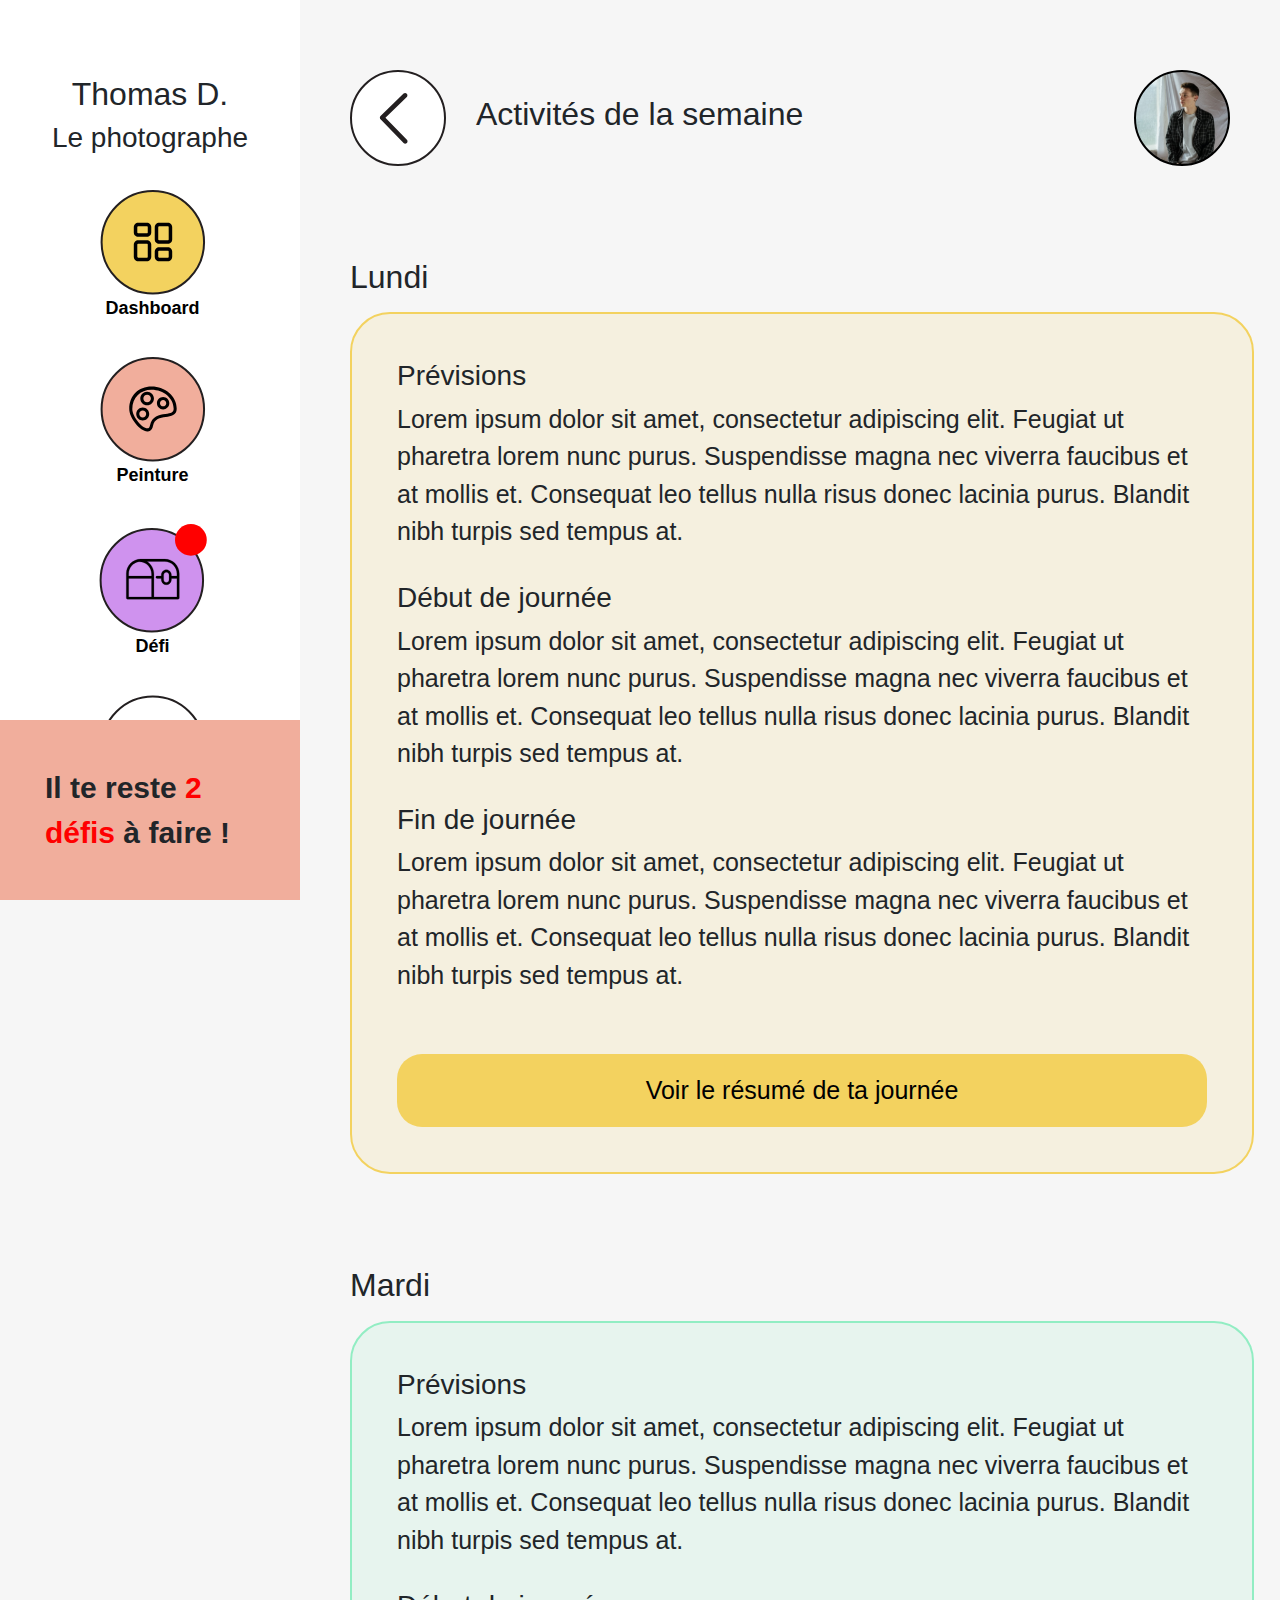
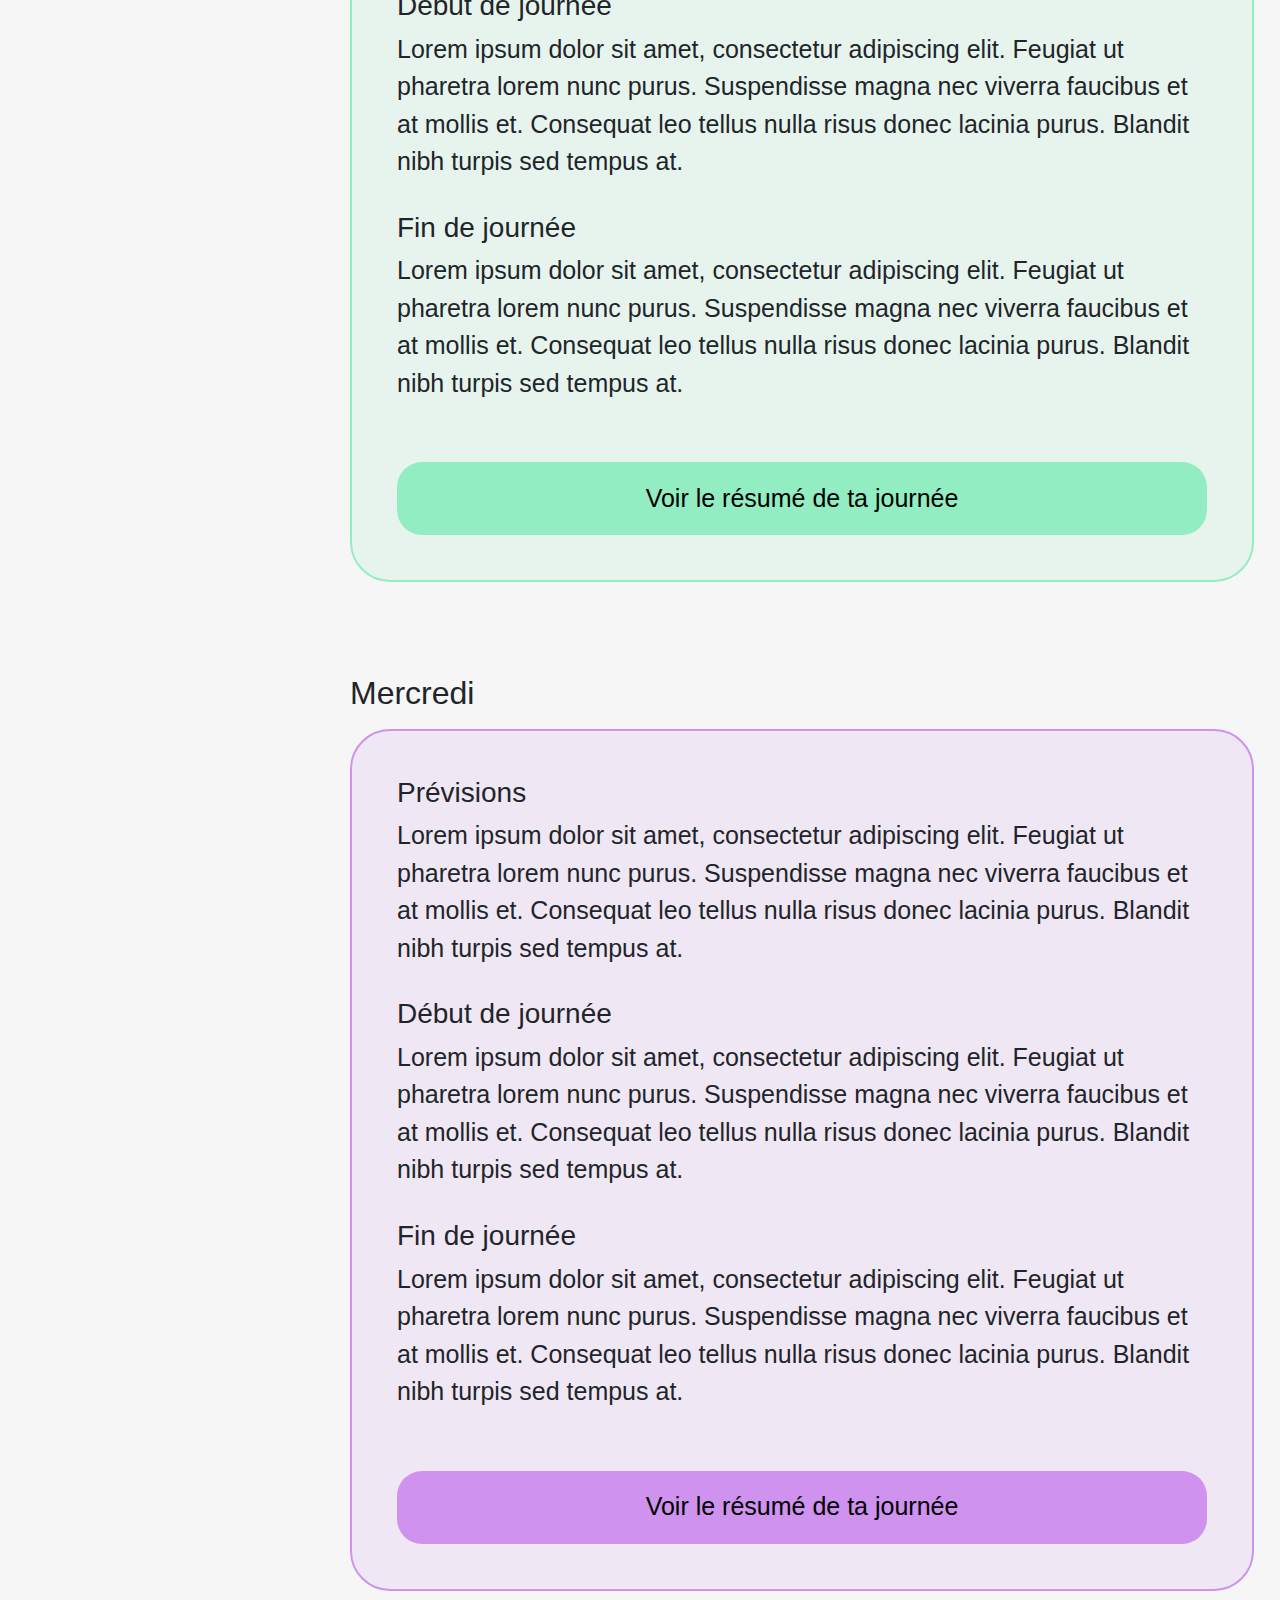
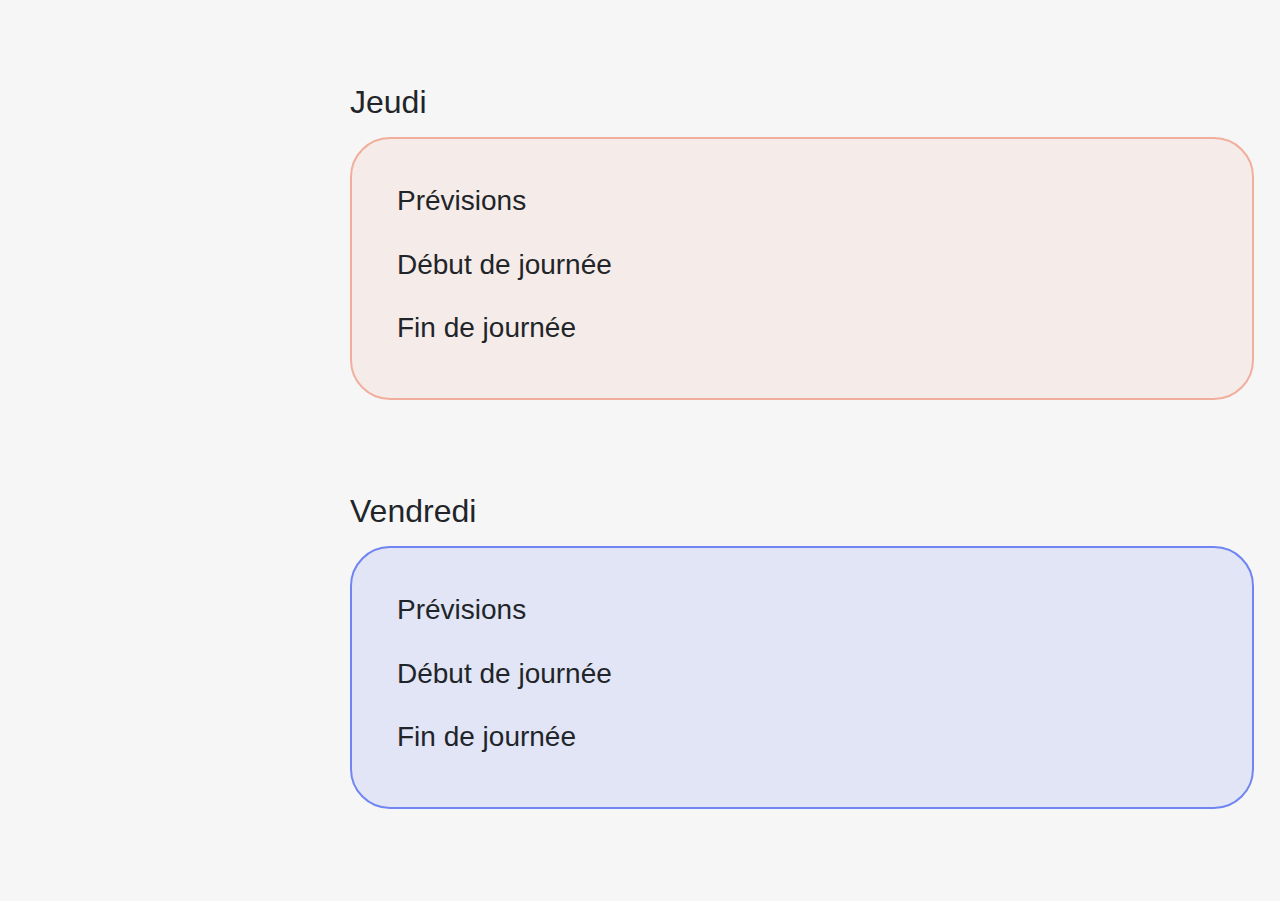
<file: activites.html>
<!DOCTYPE html>
<html lang="en">

<head>
    <meta charset="UTF-8" />
    <meta name="viewport" content="width=device-width, initial-scale=1.0" />
    <meta http-equiv="X-UA-Compatible" content="ie=edge" />
    <link rel="stylesheet" href="css/activites.css" />

    <link rel="manifest" href="manifest.json" />
    <!-- ios support -->
    <link rel="apple-touch-icon" href="images/icons/tremplin-logo.jpg" />
    <meta name="apple-mobile-web-app-status-bar" content="#db4938" />

    <!-- FONTS -->
    <link rel="preconnect" href="https://fonts.googleapis.com">
    <link rel="preconnect" href="https://fonts.gstatic.com" crossorigin>
    <link rel="preconnect" href="https://fonts.googleapis.com">
    <link rel="preconnect" href="https://fonts.gstatic.com" crossorigin>
    <link
        href="https://fonts.googleapis.com/css2?family=Asap:ital,wght@0,400;0,500;0,600;0,700;1,400;1,500;1,600;1,700&display=swap"
        rel="stylesheet">

    <script src="https://cdn.jsdelivr.net/npm/@popperjs/core@2.9.2/dist/umd/popper.min.js"
        integrity="sha384-IQsoLXl5PILFhosVNubq5LC7Qb9DXgDA9i+tQ8Zj3iwWAwPtgFTxbJ8NT4GN1R8p"
        crossorigin="anonymous"></script>
    <script src="https://cdn.jsdelivr.net/npm/bootstrap@5.0.2/dist/js/bootstrap.min.js"
        integrity="sha384-cVKIPhGWiC2Al4u+LWgxfKTRIcfu0JTxR+EQDz/bgldoEyl4H0zUF0QKbrJ0EcQF"
        crossorigin="anonymous"></script>
    <link rel="stylesheet" href="https://cdn.jsdelivr.net/npm/bootstrap@4.0.0/dist/css/bootstrap.min.css"
        integrity="sha384-Gn5384xqQ1aoWXA+058RXPxPg6fy4IWvTNh0E263XmFcJlSAwiGgFAW/dAiS6JXm" crossorigin="anonymous">
    <meta name="theme-color" content="#db4938" />

    <title>Village Tremplin</title>
</head>

<style>
    .spacer-35 {
        margin-top: 35px;
        text-align: center;
        font-size: 18px;
        color: black;
    }
</style>

<body>

    <div id="mySidenav" class="sidenav">

        <div class="center-text">
            <h2>Thomas D.</h2>
            <h3>Le photographe</h3>
        </div>

        <div class="icon-group">
            <a class="home-icon spacer-35" href="./index.html">
                <img src="./images/account.svg" alt="tremplin-home">
                <p>Dashboard</p>
            </a>

            <a class="home-icon spacer-35"  href="./tableau.html" class="menu-nav">
                <img src="./images/tableau.svg" alt="tremplin-help">
                <p>Peinture</p>
            </a>

            <a class="home-icon spacer-35" href="./defis.html" class="menu-nav">
                <img src="./images/coffre.svg" alt="tremplin-help">
                <p>Défi</p>
            </a>

            <a class="home-icon spacer-35" class="menu-nav">
                <img src="./images/onboarding.svg" alt="tremplin-help">
                <p>Aide</p>
            </a>

        </div>

        <div class="bottom-sidebar">
            <div style="font-size: 30px; padding: 45px; background-color: #F1AE9C;">
                Il te reste <span style="font-weight: 700; color: red; background-color: transparent;"
                    class="color-strong">
                    2 défis</span> à faire !
            </div>

        </div>
    </div>
    <main>

        <div class="topbar">
            <div style="display: flex;">
                <a href="./index.html">
                    <img src="./images/back.svg" alt="" srcset="">
                </a>
                <h2 style="    margin-top: 25px;
                margin-left: 30px;">Activités de la semaine</h2>

            </div>

            <div>
                <a href="./profil.html">
                    <img src="./images/profil.svg" alt="" srcset="">
                </a>
            </div>
        </div>
        <!-- <h1 class="tx-left">Activités de la semaine</h1> -->
        <h2 style="text-align: start;" class="spacer-150 mb-3">Lundi</h2>
        <div style="background-color: rgba(243, 210, 95, 0.15); border: 2px solid #F3D25F;" class="semaine">
            <h3>Prévisions</h3>
            <p>Lorem ipsum dolor sit amet, consectetur adipiscing elit. Feugiat ut pharetra lorem nunc purus.
                Suspendisse magna nec viverra faucibus et at mollis et. Consequat leo tellus nulla risus donec lacinia
                purus. Blandit nibh turpis sed tempus at.</p>
            <h3 class="spacer-30">Début de journée</h3>
            <p>Lorem ipsum dolor sit amet, consectetur adipiscing elit. Feugiat ut pharetra lorem nunc purus.
                Suspendisse magna nec viverra faucibus et at mollis et. Consequat leo tellus nulla risus donec lacinia
                purus. Blandit nibh turpis sed tempus at.</p>
            <h3 class="spacer-30">Fin de journée</h3>
            <p>Lorem ipsum dolor sit amet, consectetur adipiscing elit. Feugiat ut pharetra lorem nunc purus.
                Suspendisse magna nec viverra faucibus et at mollis et. Consequat leo tellus nulla risus donec lacinia
                purus. Blandit nibh turpis sed tempus at.</p>
            <button style="background-color: #F3D25F;"><a style="color:#000 " href="./lundi.html">Voir le résumé de ta
                    journée</a></button>

        </div>

        <h2 style="text-align: start;" class="spacer-150 mb-3">Mardi</h2>
        <div style="background-color: rgba(146, 237, 195, 0.15); border: 2px solid #92EDC3;" class="semaine">
            <h3>Prévisions</h3>
            <p>Lorem ipsum dolor sit amet, consectetur adipiscing elit. Feugiat ut pharetra lorem nunc purus.
                Suspendisse magna nec viverra faucibus et at mollis et. Consequat leo tellus nulla risus donec lacinia
                purus. Blandit nibh turpis sed tempus at.</p>
            <h3 class="spacer-30">Début de journée</h3>
            <p>Lorem ipsum dolor sit amet, consectetur adipiscing elit. Feugiat ut pharetra lorem nunc purus.
                Suspendisse magna nec viverra faucibus et at mollis et. Consequat leo tellus nulla risus donec lacinia
                purus. Blandit nibh turpis sed tempus at.</p>
            <h3 class="spacer-30">Fin de journée</h3>
            <p>Lorem ipsum dolor sit amet, consectetur adipiscing elit. Feugiat ut pharetra lorem nunc purus.
                Suspendisse magna nec viverra faucibus et at mollis et. Consequat leo tellus nulla risus donec lacinia
                purus. Blandit nibh turpis sed tempus at.</p>
            <button style="background-color: #92EDC3;">
                <a style="color:#000 " href="./mardi.html">Voir le résumé de ta journée</a></button>

        </div>

        <h2 style="text-align: start;" class="spacer-150 mb-3">Mercredi</h2>
        <div style="background-color: rgba(207, 146, 238, 0.15); border: 2px solid #CF92EE;" class="semaine">
            <h3>Prévisions</h3>
            <p>Lorem ipsum dolor sit amet, consectetur adipiscing elit. Feugiat ut pharetra lorem nunc purus.
                Suspendisse magna nec viverra faucibus et at mollis et. Consequat leo tellus nulla risus donec lacinia
                purus. Blandit nibh turpis sed tempus at.</p>
            <h3 class="spacer-30">Début de journée</h3>
            <p>Lorem ipsum dolor sit amet, consectetur adipiscing elit. Feugiat ut pharetra lorem nunc purus.
                Suspendisse magna nec viverra faucibus et at mollis et. Consequat leo tellus nulla risus donec lacinia
                purus. Blandit nibh turpis sed tempus at.</p>
            <h3 class="spacer-30">Fin de journée</h3>
            <p>Lorem ipsum dolor sit amet, consectetur adipiscing elit. Feugiat ut pharetra lorem nunc purus.
                Suspendisse magna nec viverra faucibus et at mollis et. Consequat leo tellus nulla risus donec lacinia
                purus. Blandit nibh turpis sed tempus at.</p>
            <button style="background-color: #CF92EE;">
                <a style="color:#000 " href="./journee.html">Voir le résumé de ta journée</a>

            </button>

        </div>

        <h2 style="text-align: start;" class="spacer-150 mb-3">Jeudi</h2>
        <div style="background-color: rgba(241, 174, 156, 0.15);  border: 2px solid #F1AE9C;" class="semaine">
            <h3>Prévisions</h3>
            
            <h3 class="spacer-30">Début de journée</h3>
            
            <h3 class="spacer-30">Fin de journée</h3>
            
        </div>

        <h2 style="text-align: start;" class="spacer-150 mb-3">Vendredi</h2>
        <div style="background-color: rgba(112, 132, 242, 0.15); border: 2px solid #7084F2;" class="semaine">

            <h3>Prévisions</h3>
           
            <h3 class="spacer-30">Début de journée</h3>
        
            <h3 class="spacer-30">Fin de journée</h3>
       
        </div>
        <div class="spacer-150"></div>






    </main>
</body>

</html>
</file>
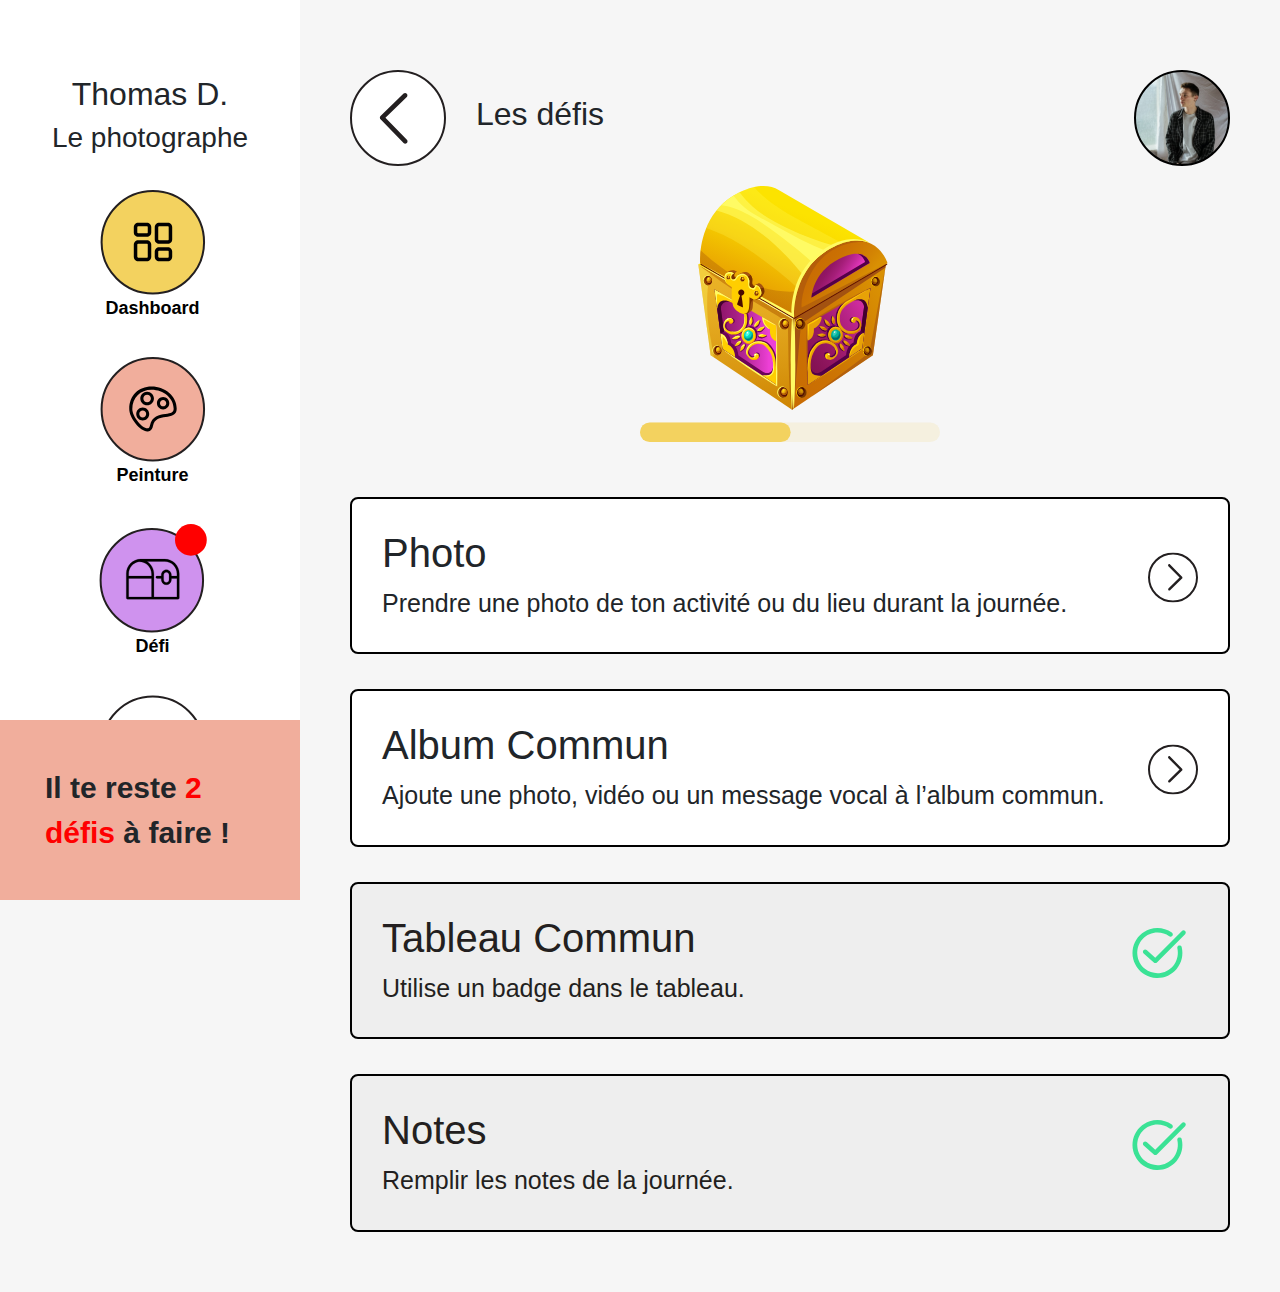
<file: defis.html>
<head>
    <meta charset="UTF-8" />
    <meta name="viewport" content="width=device-width, initial-scale=1.0" />
    <meta http-equiv="X-UA-Compatible" content="ie=edge" />
    <link rel="stylesheet" href="css/defis.css" />

    <link rel="manifest" href="manifest.json" />
    <!-- ios support -->
    <link rel="apple-touch-icon" href="images/icons/tremplin-logo.jpg" />

    <meta name="apple-mobile-web-app-status-bar" content="#db4938" />

    <!-- FONTS -->
    <link rel="preconnect" href="https://fonts.googleapis.com">
    <link rel="preconnect" href="https://fonts.gstatic.com" crossorigin>
    <link rel="preconnect" href="https://fonts.googleapis.com">
    <link rel="preconnect" href="https://fonts.gstatic.com" crossorigin>
    <link
        href="https://fonts.googleapis.com/css2?family=Asap:ital,wght@0,400;0,500;0,600;0,700;1,400;1,500;1,600;1,700&display=swap"
        rel="stylesheet">

    <script src="https://cdn.jsdelivr.net/npm/@popperjs/core@2.9.2/dist/umd/popper.min.js"
        integrity="sha384-IQsoLXl5PILFhosVNubq5LC7Qb9DXgDA9i+tQ8Zj3iwWAwPtgFTxbJ8NT4GN1R8p"
        crossorigin="anonymous"></script>
    <script src="https://cdn.jsdelivr.net/npm/bootstrap@5.0.2/dist/js/bootstrap.min.js"
        integrity="sha384-cVKIPhGWiC2Al4u+LWgxfKTRIcfu0JTxR+EQDz/bgldoEyl4H0zUF0QKbrJ0EcQF"
        crossorigin="anonymous"></script>
    <link rel="stylesheet" href="https://cdn.jsdelivr.net/npm/bootstrap@4.0.0/dist/css/bootstrap.min.css"
        integrity="sha384-Gn5384xqQ1aoWXA+058RXPxPg6fy4IWvTNh0E263XmFcJlSAwiGgFAW/dAiS6JXm" crossorigin="anonymous">
    <meta name="theme-color" content="#db4938" />

    <title>Carnet de bord Tremplin</title>
</head>

<style>
    .spacer-35 {
        margin-top: 35px;
        text-align: center;
        font-size: 18px;
        color: black;
    }
</style>

<body>

    <div id="mySidenav" class="sidenav">

        <div class="center-text">
            <h2>Thomas D.</h2>
            <h3>Le photographe</h3>
        </div>

        <div class="icon-group">
            <a class="home-icon spacer-35" href="./index.html">
                <img src="./images/account.svg" alt="tremplin-home">
                <p>Dashboard</p>
            </a>

            <a class="home-icon spacer-35"  href="./tableau.html" class="menu-nav">
                <img src="./images/tableau.svg" alt="tremplin-help">
                <p>Peinture</p>
            </a>

            <a class="home-icon spacer-35" href="./defis.html" class="menu-nav">
                <img src="./images/coffre.svg" alt="tremplin-help">
                <p>Défi</p>
            </a>

            <a class="home-icon spacer-35" class="menu-nav">
                <img src="./images/onboarding.svg" alt="tremplin-help">
                <p>Aide</p>
            </a>

        </div>

        <div class="bottom-sidebar">
            <div style="font-size: 30px; padding: 45px; background-color: #F1AE9C;">
                Il te reste <span style="font-weight: 700; color: red; background-color: transparent;"
                    class="color-strong">
                    2 défis</span> à faire !
            </div>

        </div>
    </div>

    <main>
        <div class="topbar">
            <div style="display: flex;">

           
            <a href="./index.html">
                <img src="./images/back.svg" alt="" srcset="">
            </a>
            <h2 style="    margin-top: 25px;
                margin-left: 30px;">Les défis</h2>
                 </div>
            <div>
                <a href="./profil.html">
                    <img src="./images/profil.svg" alt="" srcset="">
                </a>
            </div>
        </div>

        <div class="container-defi">

            <div>
                <div style="margin: auto; padding: 20px;">
                    <img id="changeTreasure" src="./images/treasure-bar.svg" width="300" alt="" srcset="">
                </div>

                <div class="defi">
                    <div>
                        <h1>Photo</h1>

                        <p>
                            Prendre une photo de ton activité ou du lieu durant la journée.
                        </p>
                    </div>

                    <div>
                        <img style="    margin-top: 23px;" id="change" src="./images/next.svg" alt="" srcset="">
                    </div>

                </div>
                <div class="defi defi2">
                    <div>
                        <h1>Album Commun</h1>
                        <p>
                            Ajoute une photo, vidéo ou un message vocal à l’album commun.
                        </p>

                    </div>

                    <div>
                        <img style="    margin-top: 23px;" id="change2" src="./images/next.svg" alt="" srcset="">
                    </div>

                </div>
                <div class="defi-done">

                    <div>
                        <h1>Tableau Commun</h1>
                        <p>
                            Utilise un badge dans le tableau.
                        </p>
                    </div>

                    <div>
                        <img src="./images/check.svg" alt="" srcset="">
                    </div>

                </div>
                <div class="defi-done">

                    <div>
                        <h1>Notes</h1>
                        <p>
                            Remplir les notes de la journée.
                        </p>
                    </div>

                    <div>
                        <img src="./images/check.svg" alt="" srcset="">
                    </div>

                </div>

            </div>



        </div>
    </main>


    <script>
        let count = 0
        let el = document.querySelector('.defi')
        el.addEventListener('click', function () {
            el.className = "defi-done"
            document.getElementById('change').src = "./images/check.svg"
            document.getElementById('change').style.marginTop = "0px"
            count++
            if (count == 2) {
                document.getElementById('changeTreasure').src = "./images/openTreasure.svg"
            }

        })
        let el2 = document.querySelector('.defi2')
        el2.addEventListener('click', function () {
            el2.className = "defi-done"
            document.getElementById('change2').src = "./images/check.svg"
            document.getElementById('change2').style.marginTop = "0px"
            count++
            if (count == 2) {
                document.getElementById('changeTreasure').src = "./images/openTreasure.svg"
            }

        })



    </script>
</body>
</file>
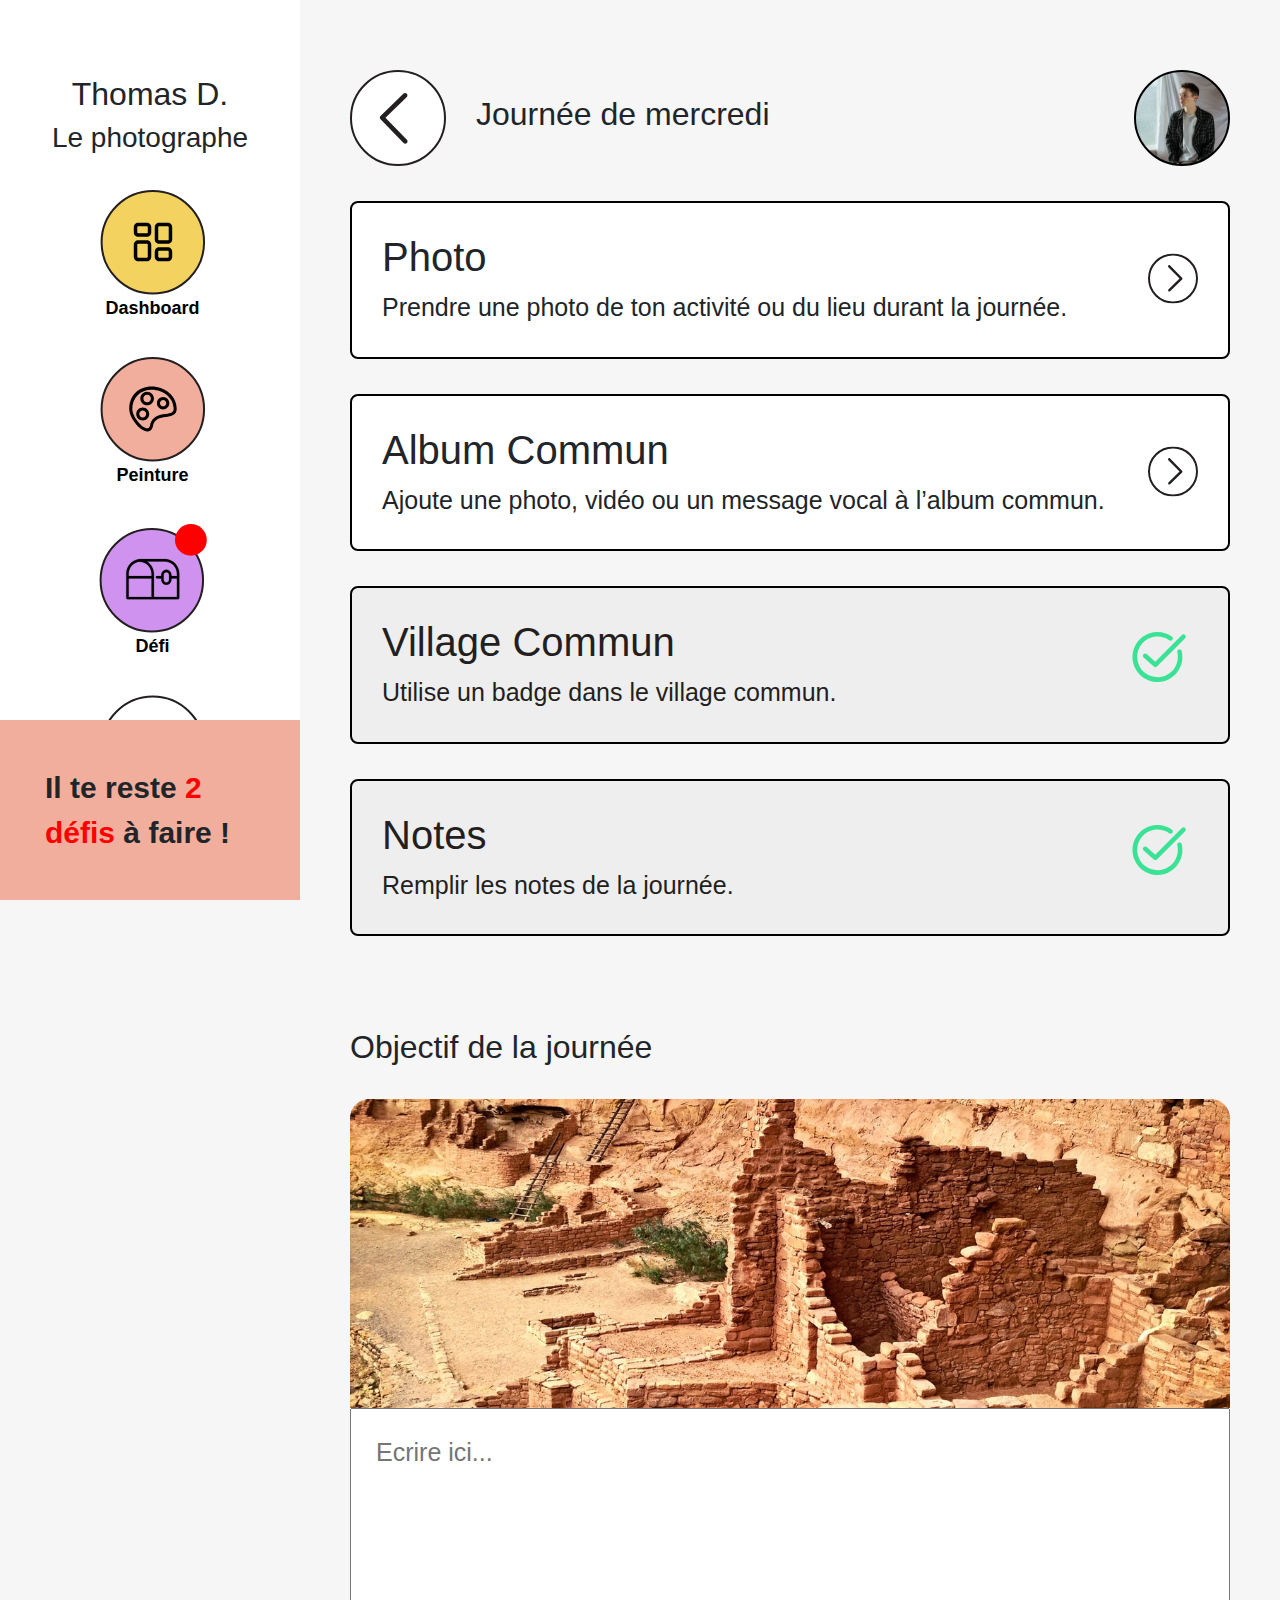
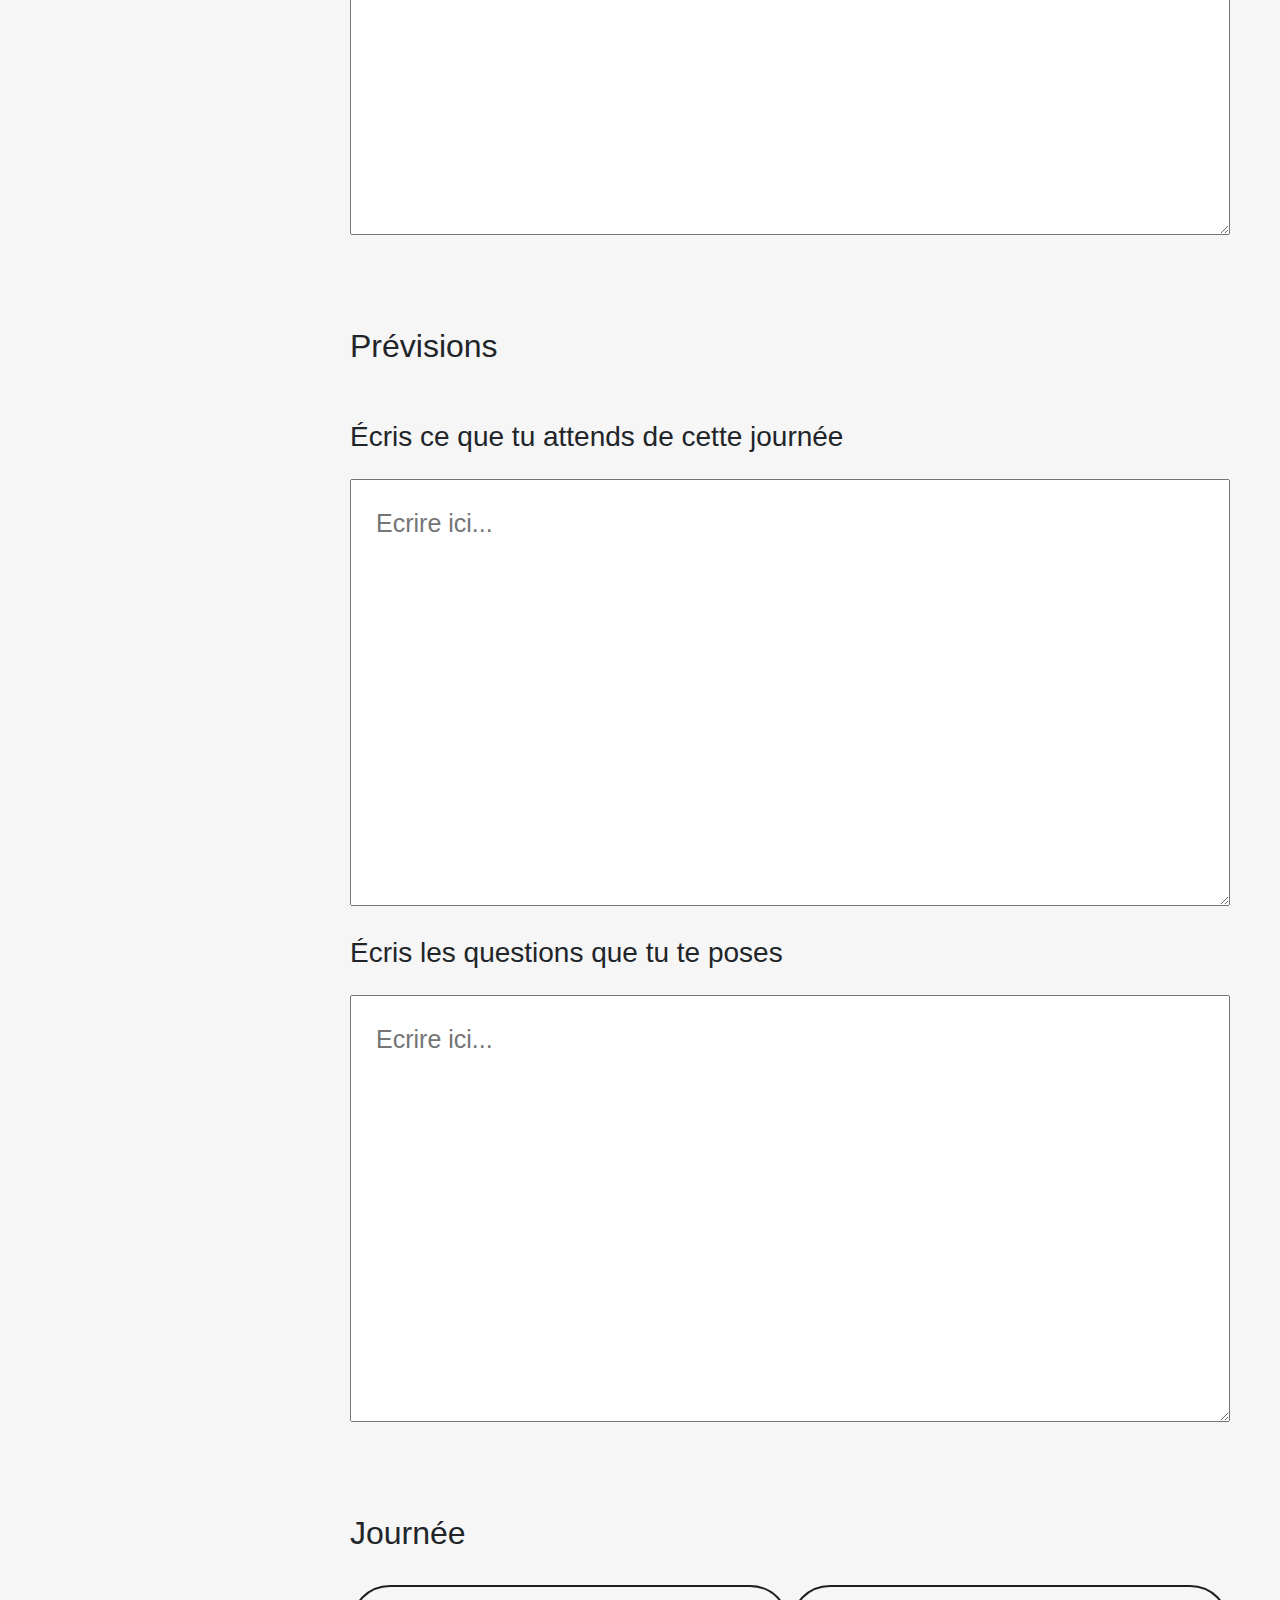
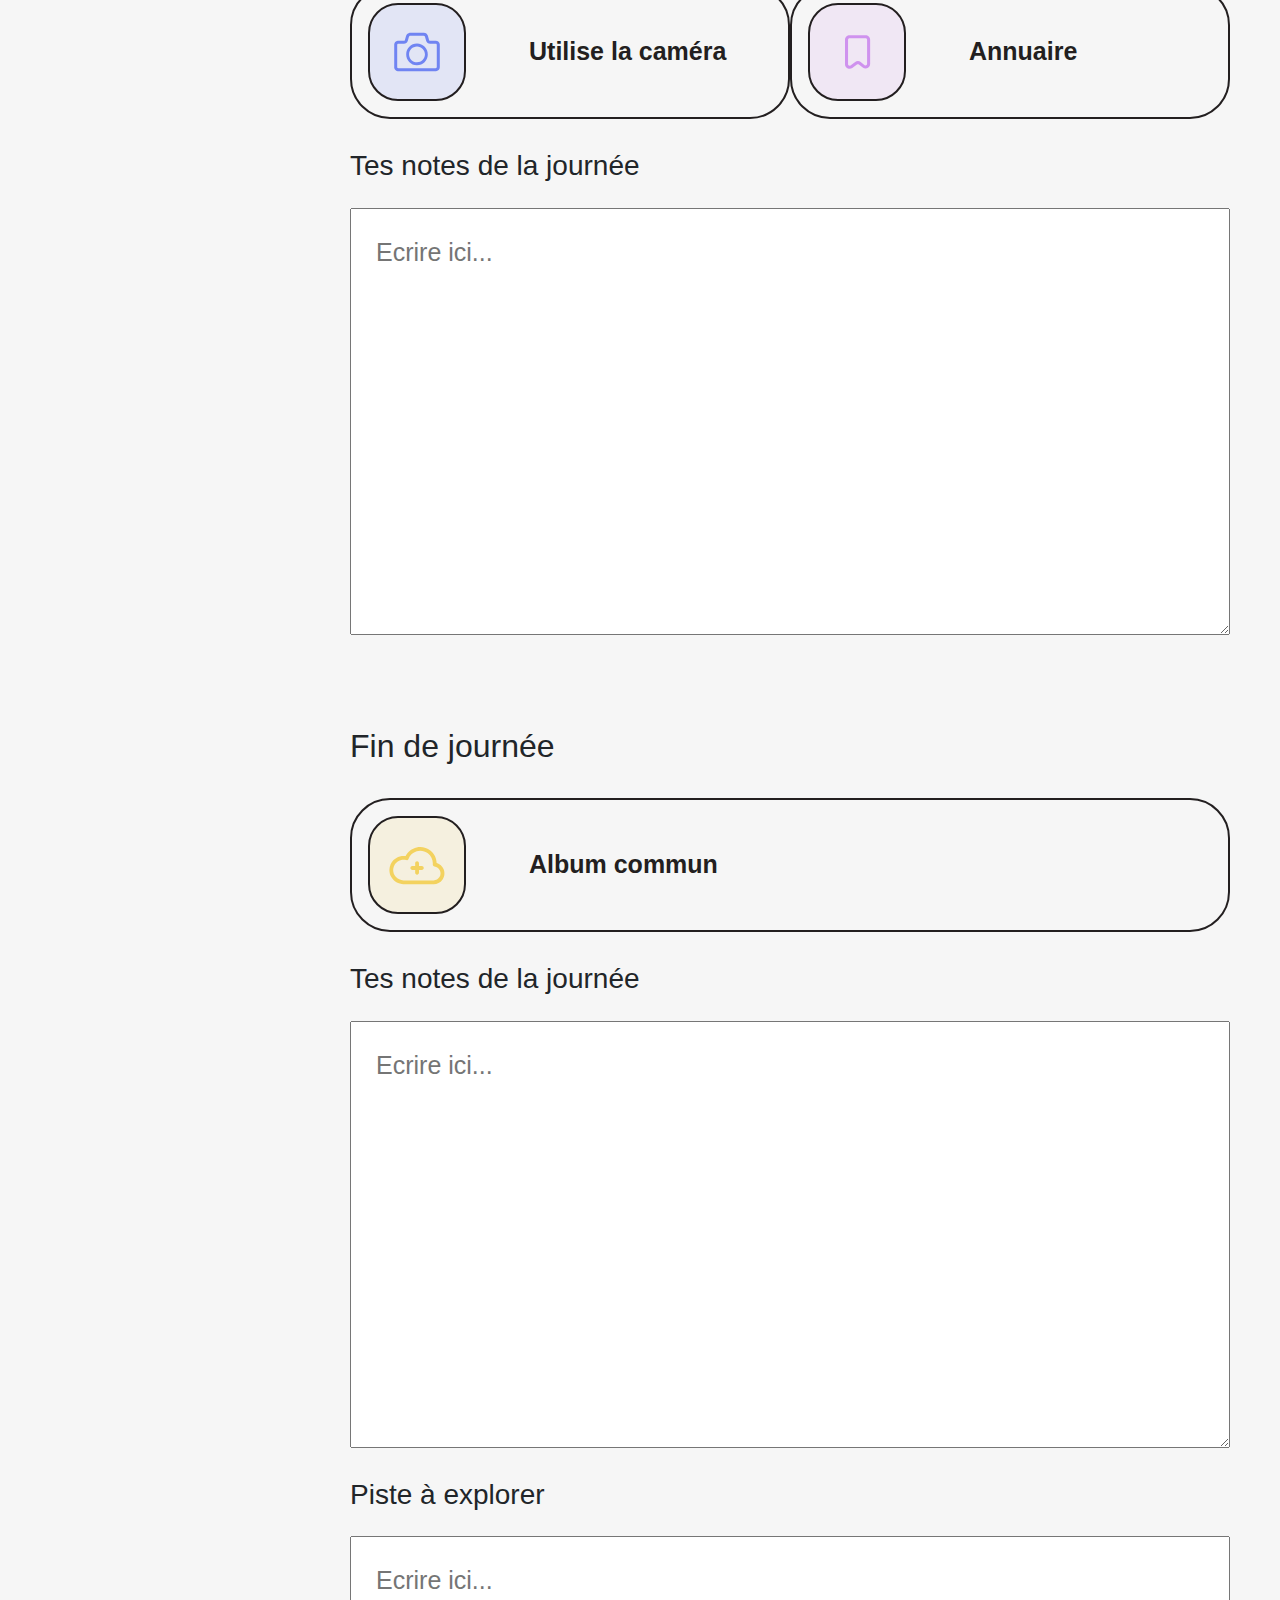
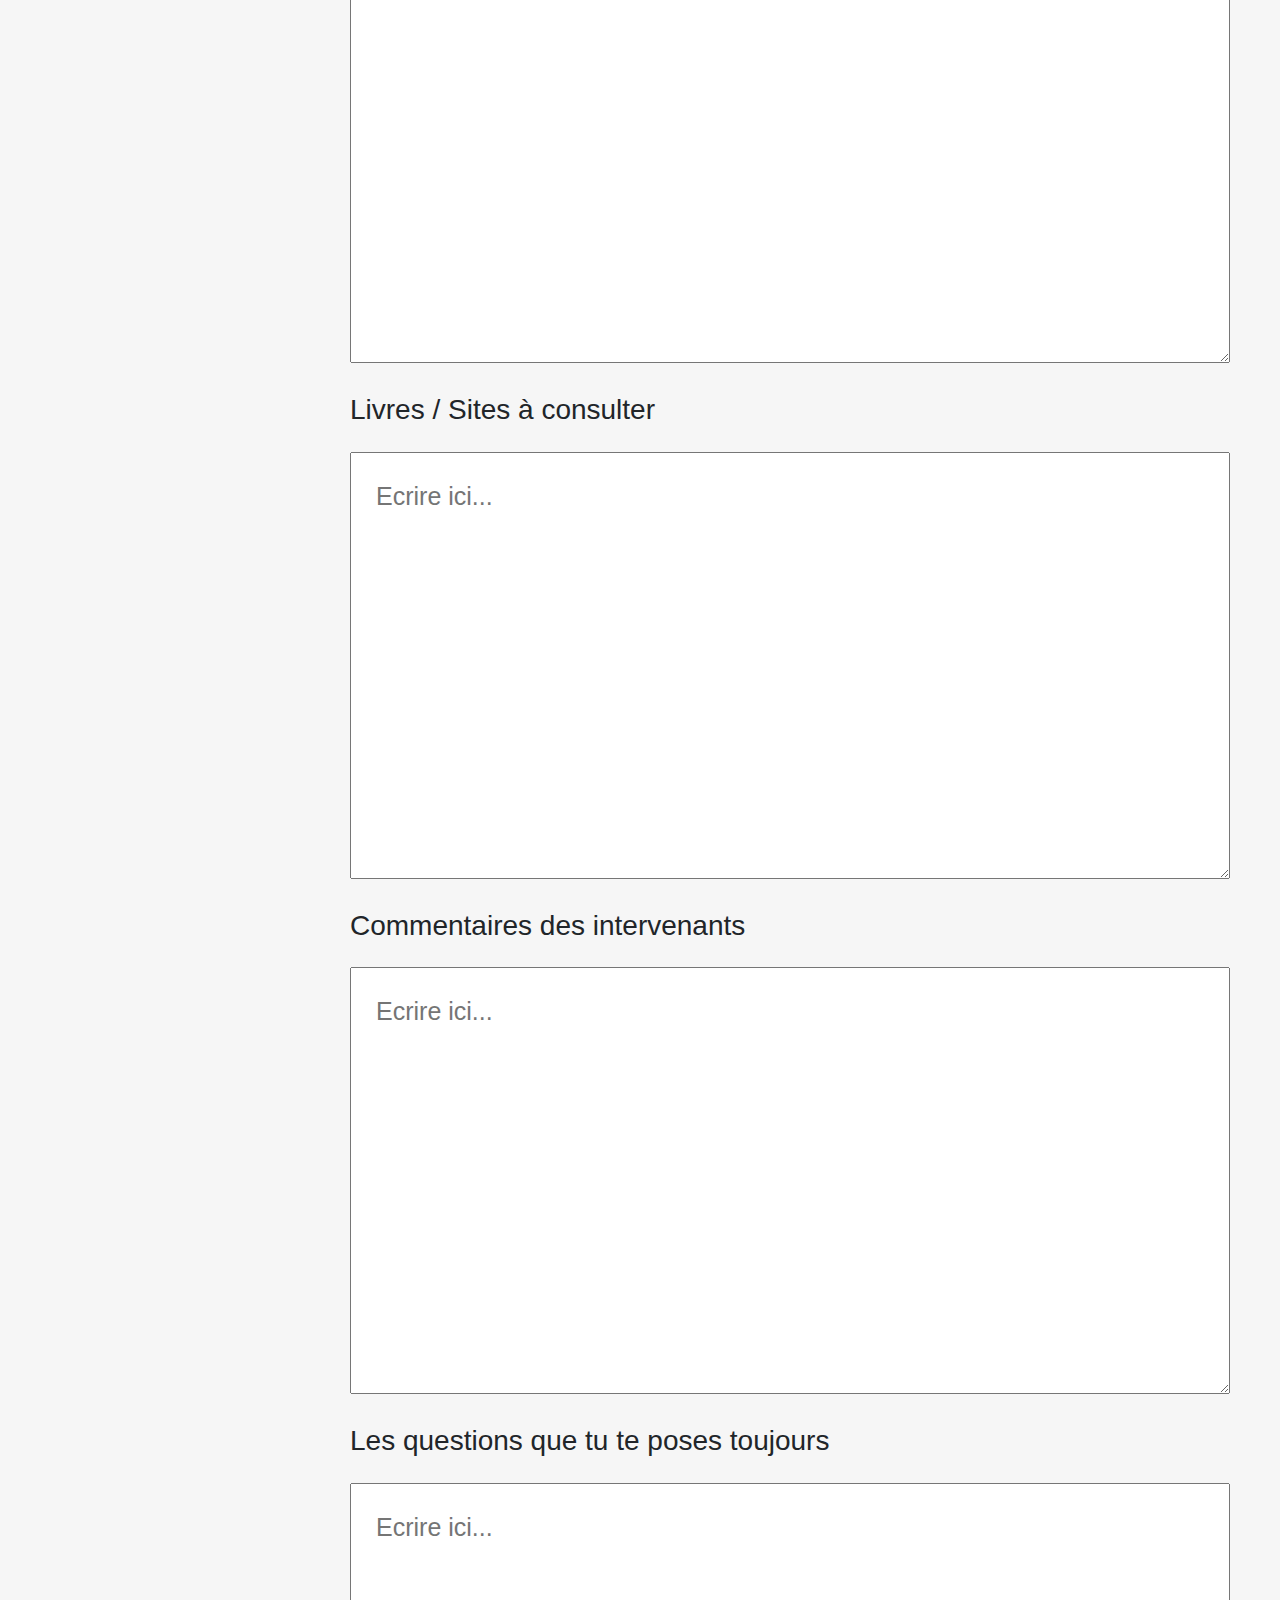
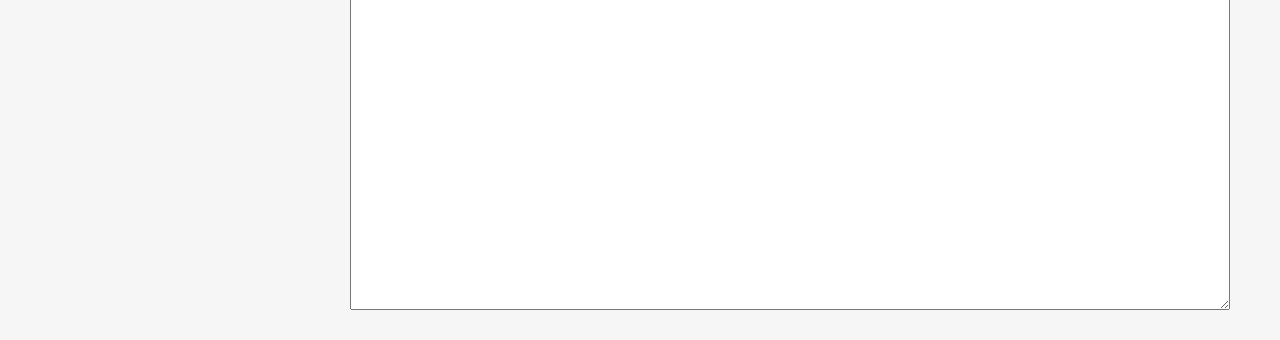
<file: journee.html>
<head>
    <meta charset="UTF-8" />
    <meta name="viewport" content="width=device-width, initial-scale=1.0" />
    <meta http-equiv="X-UA-Compatible" content="ie=edge" />
    <link rel="stylesheet" href="css/journee.css" />

    <link rel="manifest" href="manifest.json" />
    <!-- ios support -->
    <link rel="apple-touch-icon" href="images/icons/tremplin-logo.jpg" />

    <meta name="apple-mobile-web-app-status-bar" content="#db4938" />

    <!-- FONTS -->
    <link rel="preconnect" href="https://fonts.googleapis.com">
    <link rel="preconnect" href="https://fonts.gstatic.com" crossorigin>
    <link rel="preconnect" href="https://fonts.googleapis.com">
    <link rel="preconnect" href="https://fonts.gstatic.com" crossorigin>
    <link
        href="https://fonts.googleapis.com/css2?family=Asap:ital,wght@0,400;0,500;0,600;0,700;1,400;1,500;1,600;1,700&display=swap"
        rel="stylesheet">

    <script src="https://cdn.jsdelivr.net/npm/@popperjs/core@2.9.2/dist/umd/popper.min.js"
        integrity="sha384-IQsoLXl5PILFhosVNubq5LC7Qb9DXgDA9i+tQ8Zj3iwWAwPtgFTxbJ8NT4GN1R8p"
        crossorigin="anonymous"></script>
    <script src="https://cdn.jsdelivr.net/npm/bootstrap@5.0.2/dist/js/bootstrap.min.js"
        integrity="sha384-cVKIPhGWiC2Al4u+LWgxfKTRIcfu0JTxR+EQDz/bgldoEyl4H0zUF0QKbrJ0EcQF"
        crossorigin="anonymous"></script>
    <link rel="stylesheet" href="https://cdn.jsdelivr.net/npm/bootstrap@4.0.0/dist/css/bootstrap.min.css"
        integrity="sha384-Gn5384xqQ1aoWXA+058RXPxPg6fy4IWvTNh0E263XmFcJlSAwiGgFAW/dAiS6JXm" crossorigin="anonymous">
    <meta name="theme-color" content="#db4938" />

    <title>Carnet de bord Tremplin</title>
</head>

<style>
    .spacer-35 {
        margin-top: 35px;
        text-align: center;
        font-size: 18px;
        color: black;
    }
</style>

<body>

    <div id="mySidenav" class="sidenav">

        <div class="center-text">
            <h2>Thomas D.</h2>
            <h3>Le photographe</h3>
        </div>

        <div class="icon-group">
            <a class="home-icon spacer-35" href="./index.html">
                <img src="./images/account.svg" alt="tremplin-home">
                <p>Dashboard</p>
            </a>

            <a class="home-icon spacer-35" href="./tableau.html" class="menu-nav">
                <img src="./images/tableau.svg" alt="tremplin-help">
                <p>Peinture</p>
            </a>

            <a class="home-icon spacer-35" href="./defis.html" class="menu-nav">
                <img src="./images/coffre.svg" alt="tremplin-help">
                <p>Défi</p>
            </a>

            <a class="home-icon spacer-35" class="menu-nav">
                <img src="./images/onboarding.svg" alt="tremplin-help">
                <p>Aide</p>
            </a>

        </div>

        <div class="bottom-sidebar">
            <div style="font-size: 30px; padding: 45px; background-color: #F1AE9C;">
                Il te reste <span style="font-weight: 700; color: red; background-color: transparent;"
                    class="color-strong">
                    2 défis</span> à faire !
            </div>

        </div>
    </div>
    <main>
        <div class="topbar">
            <div style="display: flex;">
                <a href="./index.html">
                    <img src="./images/back.svg" alt="" srcset="">
                </a>
                <h2 style="    margin-top: 25px;
                margin-left: 30px;">Journée de mercredi</h2>

            </div>

            <div>
                <a href="./profil.html">
                <img src="./images/profil.svg" alt="" srcset="">
            </a>
            </div>
        </div>

        <div class="container-defi">

            <div>


                <div class="defi">
                    <div>
                        <h1>Photo</h1>

                        <p>
                            Prendre une photo de ton activité ou du lieu durant la journée.
                        </p>
                    </div>

                    <div>
                        <img src="./images/next.svg" style="padding-top:20px" alt="" srcset="">
                    </div>

                </div>
                <div class="defi">
                    <div>
                        <h1>Album Commun</h1>
                        <p>
                            Ajoute une photo, vidéo ou un message vocal à l’album commun.
                        </p>

                    </div>

                    <div>
                        <img src="./images/next.svg" style="padding-top:20px" alt="" srcset="">
                    </div>

                </div>
                <div class="defi-done">

                    <div>
                        <h1>Village Commun</h1>
                        <p>
                            Utilise un badge dans le village commun.
                        </p>
                    </div>

                    <div>
                        <img src="./images/check.svg" alt="" srcset="">
                    </div>

                </div>
                <div class="defi-done">

                    <div>
                        <h1>Notes</h1>
                        <p>
                            Remplir les notes de la journée.
                        </p>
                    </div>

                    <div>
                        <img src="./images/check.svg" alt="" srcset="">
                    </div>

                </div>

            </div>

            <h2 style="text-align:left;  padding-bottom:25px; padding-top:92px">Objectif de la journée</h2>

            <div class="card-objectif">
                <div class="card-head">
                    <img src="./images/desert.svg" width="100%" alt="">
                </div>
                <div class="card-bod">
                    <textarea name="" id="" placeholder="Ecrire ici..." cols="30" rows="10"></textarea>
                </div>
            </div>

            <h2 style="text-align:left;  padding-bottom:25px; padding-top:92px">Prévisions</h2>

            <h3 style="text-align:left; margin-top:30px">Écris ce que tu attends de cette journée</h3>


            <textarea name="" id="" placeholder="Ecrire ici..." cols="30" rows="10"></textarea>

            <h3 style="text-align:left; margin-top:30px">Écris les questions que tu te poses</h3>

            <textarea name="" id="" placeholder="Ecrire ici..." cols="30" rows="10"></textarea>

            <h2 style="text-align:left;  padding-bottom:25px; padding-top:92px">Journée</h2>

            <div style="display: grid; grid-template-columns: 1fr  1fr;">


                <a class="div3">
                    <div class="card-activite">
                        <div class="card-activite-body">
                            <img src="./images/icons/photo-icon.svg" alt="tremplin-calendar">
                            <p class="card-activite-text">
                                Utilise la caméra
                            </p>
                        </div>
                    </div>
                </a>
                <a href="./annuaire.html" class="div6">

                    <div class="card-activite">
                        <div class="card-activite-body">
                            <img src="./images/icons/annuaire-icon.svg" alt="tremplin-calendar">
                            <p class="card-activite-text">
                                Annuaire
                            </p>
                        </div>
                    </div>

                </a>
            </div>

            <h3 style="text-align:left; margin-top:30px">Tes notes de la journée</h3>

            <textarea name="" id="" placeholder="Ecrire ici..." cols="30" rows="10"></textarea>

            <h2 style="text-align:left;  padding-bottom:25px; padding-top:92px">Fin de journée</h2>

            <div>

                <a href="./tableau-commun.html" class="div4">
                    <div class="card-activite">
                        <div class="card-activite-body">
                            <img src="./images/icons/album-icon.svg" alt="tremplin-calendar">
                            <p class="card-activite-text">
                                Album commun
                            </p>
                        </div>
                    </div>
                </a>
            </div>

            <h3 style="text-align:left; margin-top:30px">Tes notes de la journée</h3>

            <textarea name="" id="" placeholder="Ecrire ici..." cols="30" rows="10"></textarea>
            <h3 style="text-align:left; margin-top:30px">Piste à explorer</h3>

            <textarea name="" id="" placeholder="Ecrire ici..." cols="30" rows="10"></textarea>
            <h3 style="text-align:left; margin-top:30px">Livres / Sites à consulter</h3>

            <textarea name="" id="" placeholder="Ecrire ici..." cols="30" rows="10"></textarea>
            <h3 style="text-align:left; margin-top:30px">Commentaires des intervenants</h3>

            <textarea name="" id="" placeholder="Ecrire ici..." cols="30" rows="10"></textarea>
            <h3 style="text-align:left; margin-top:30px">Les questions que tu te poses toujours</h3>

            <textarea style="margin-bottom : 30px" name="" id="" placeholder="Ecrire ici..." cols="30"
                rows="10"></textarea>

        </div>
    </main>
</body>
</file>
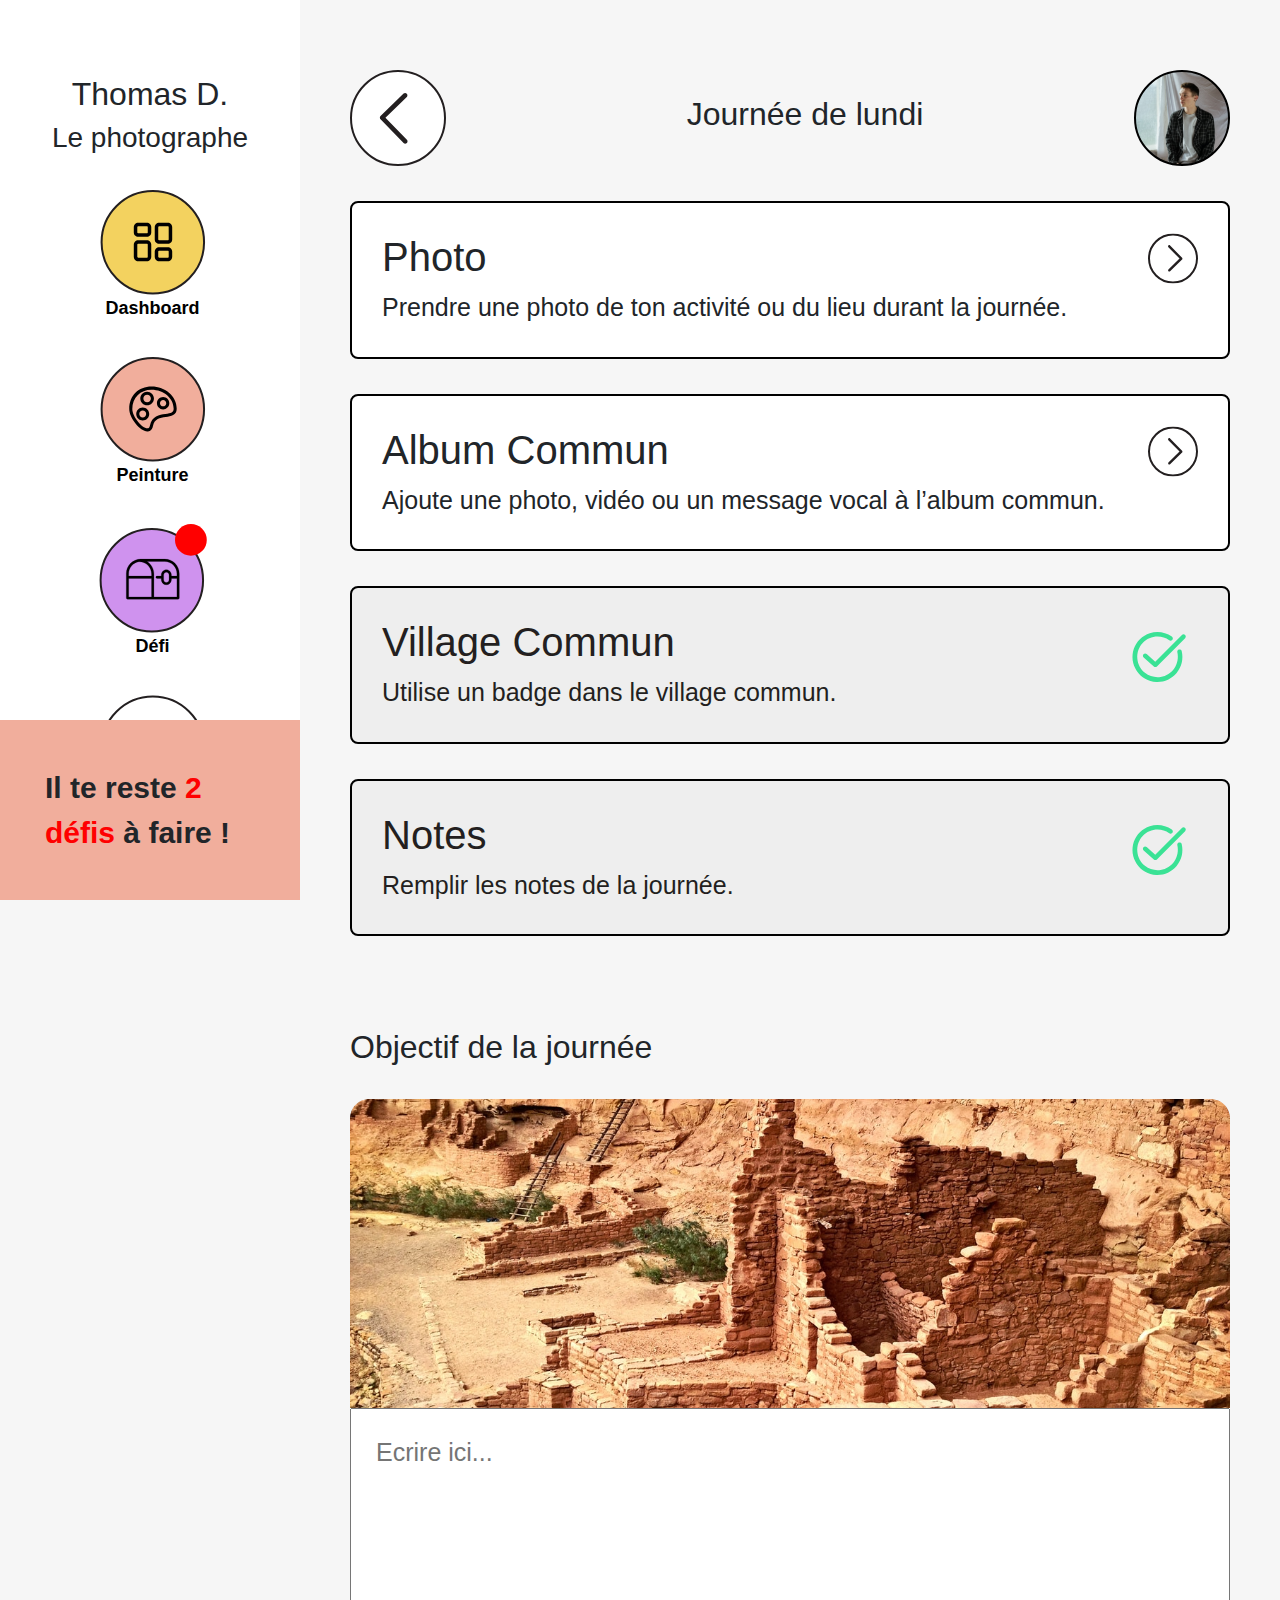
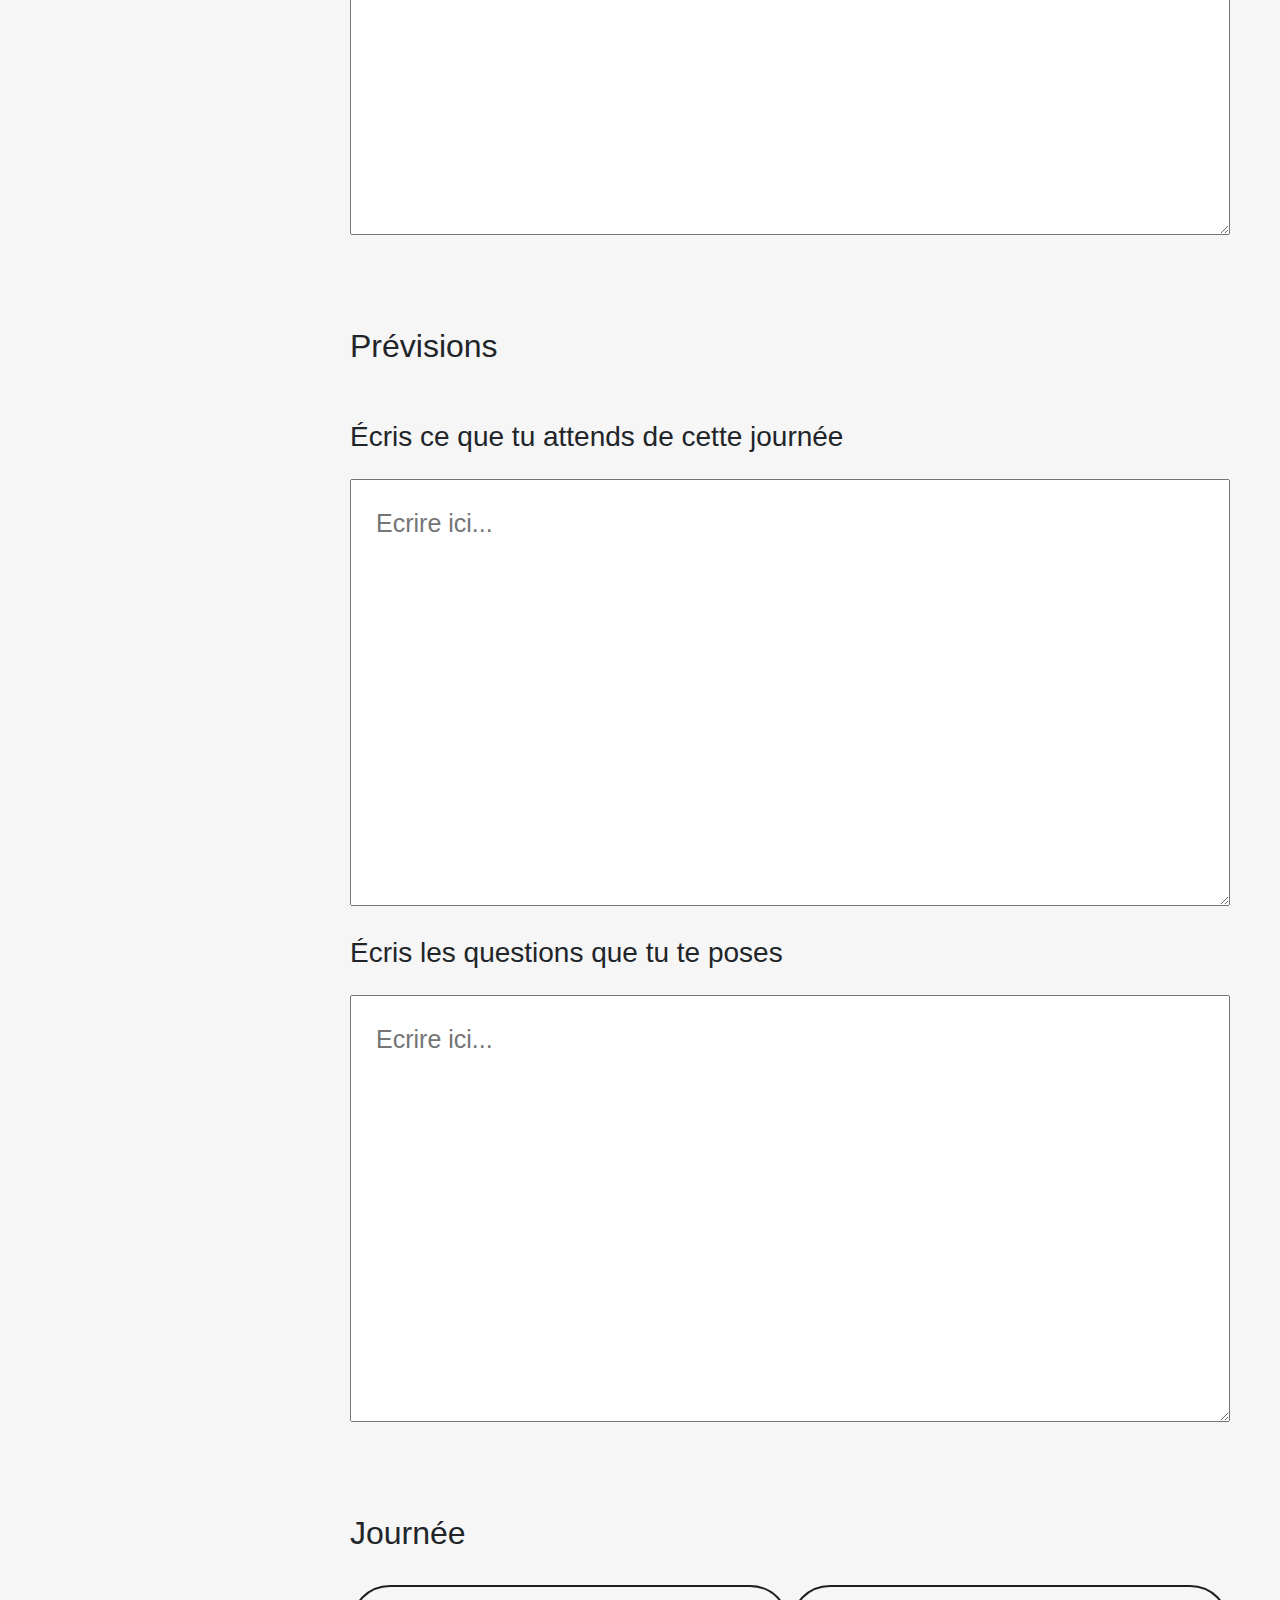
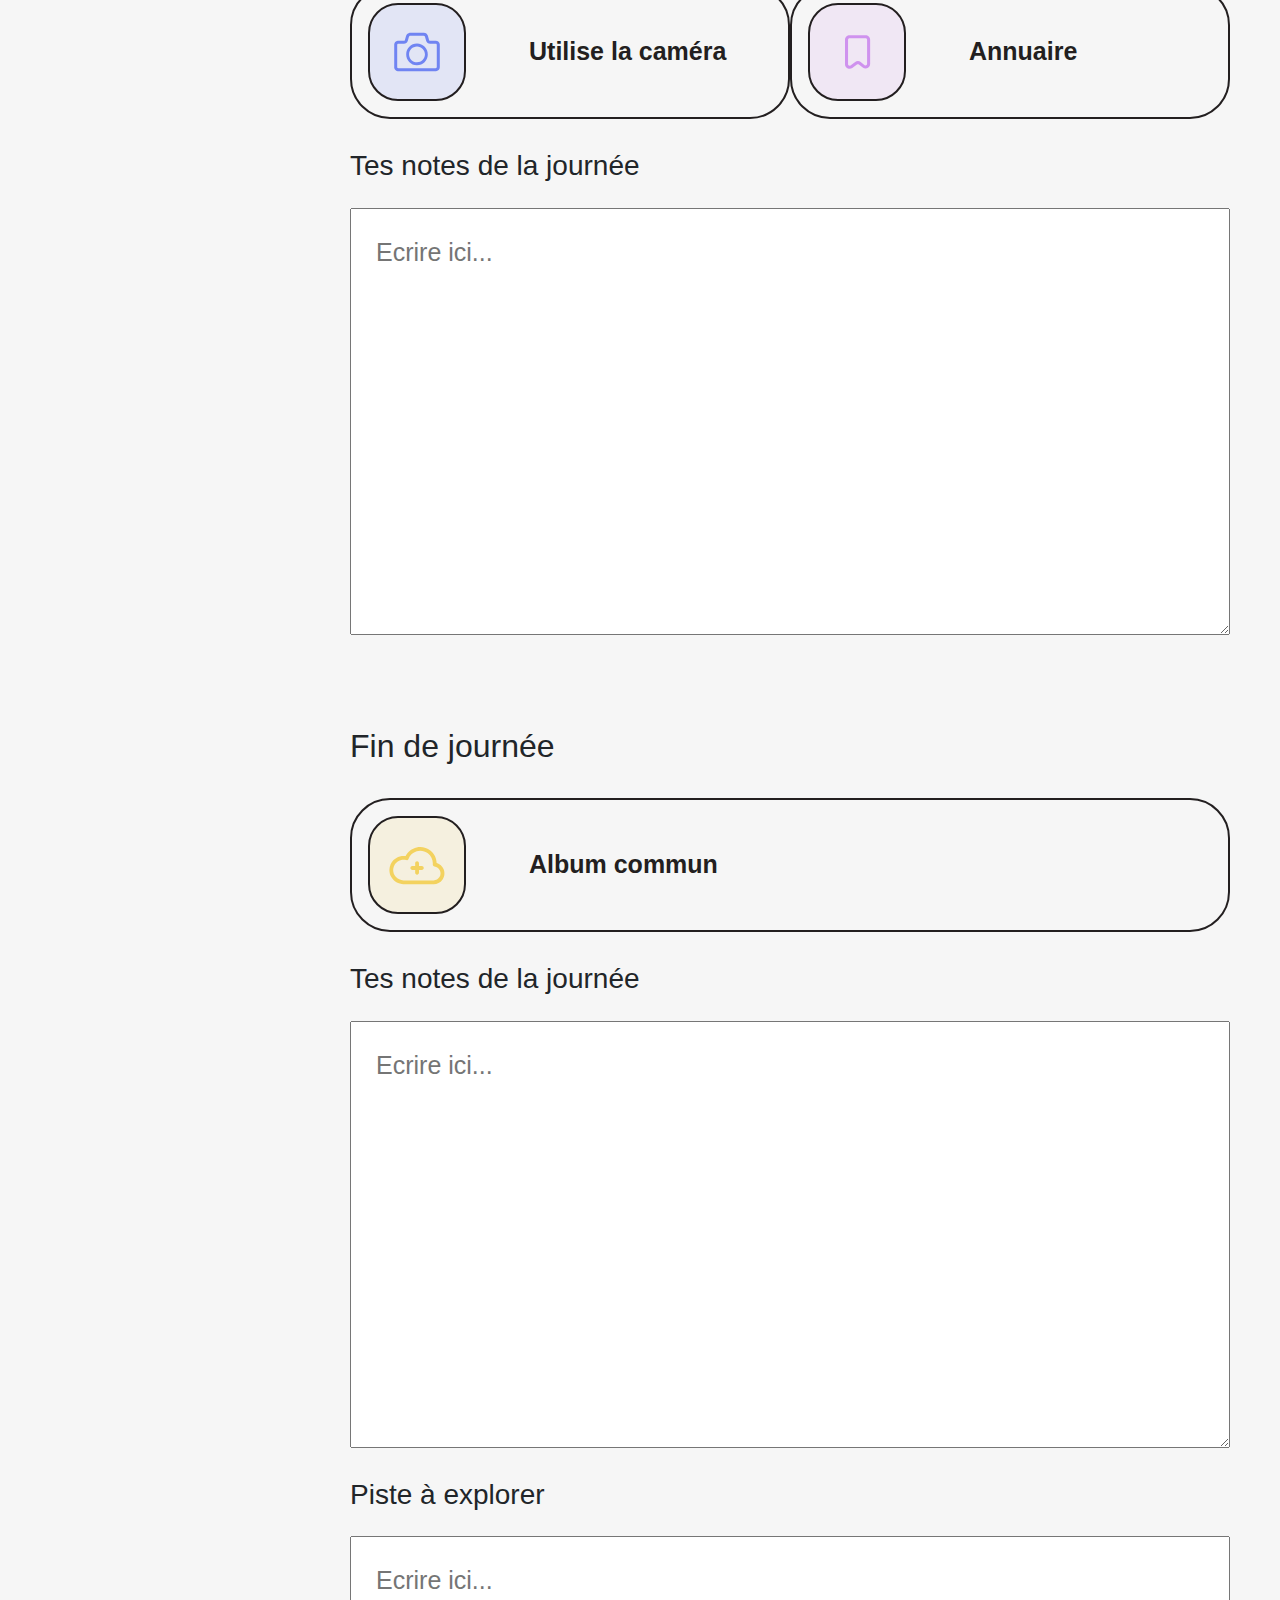
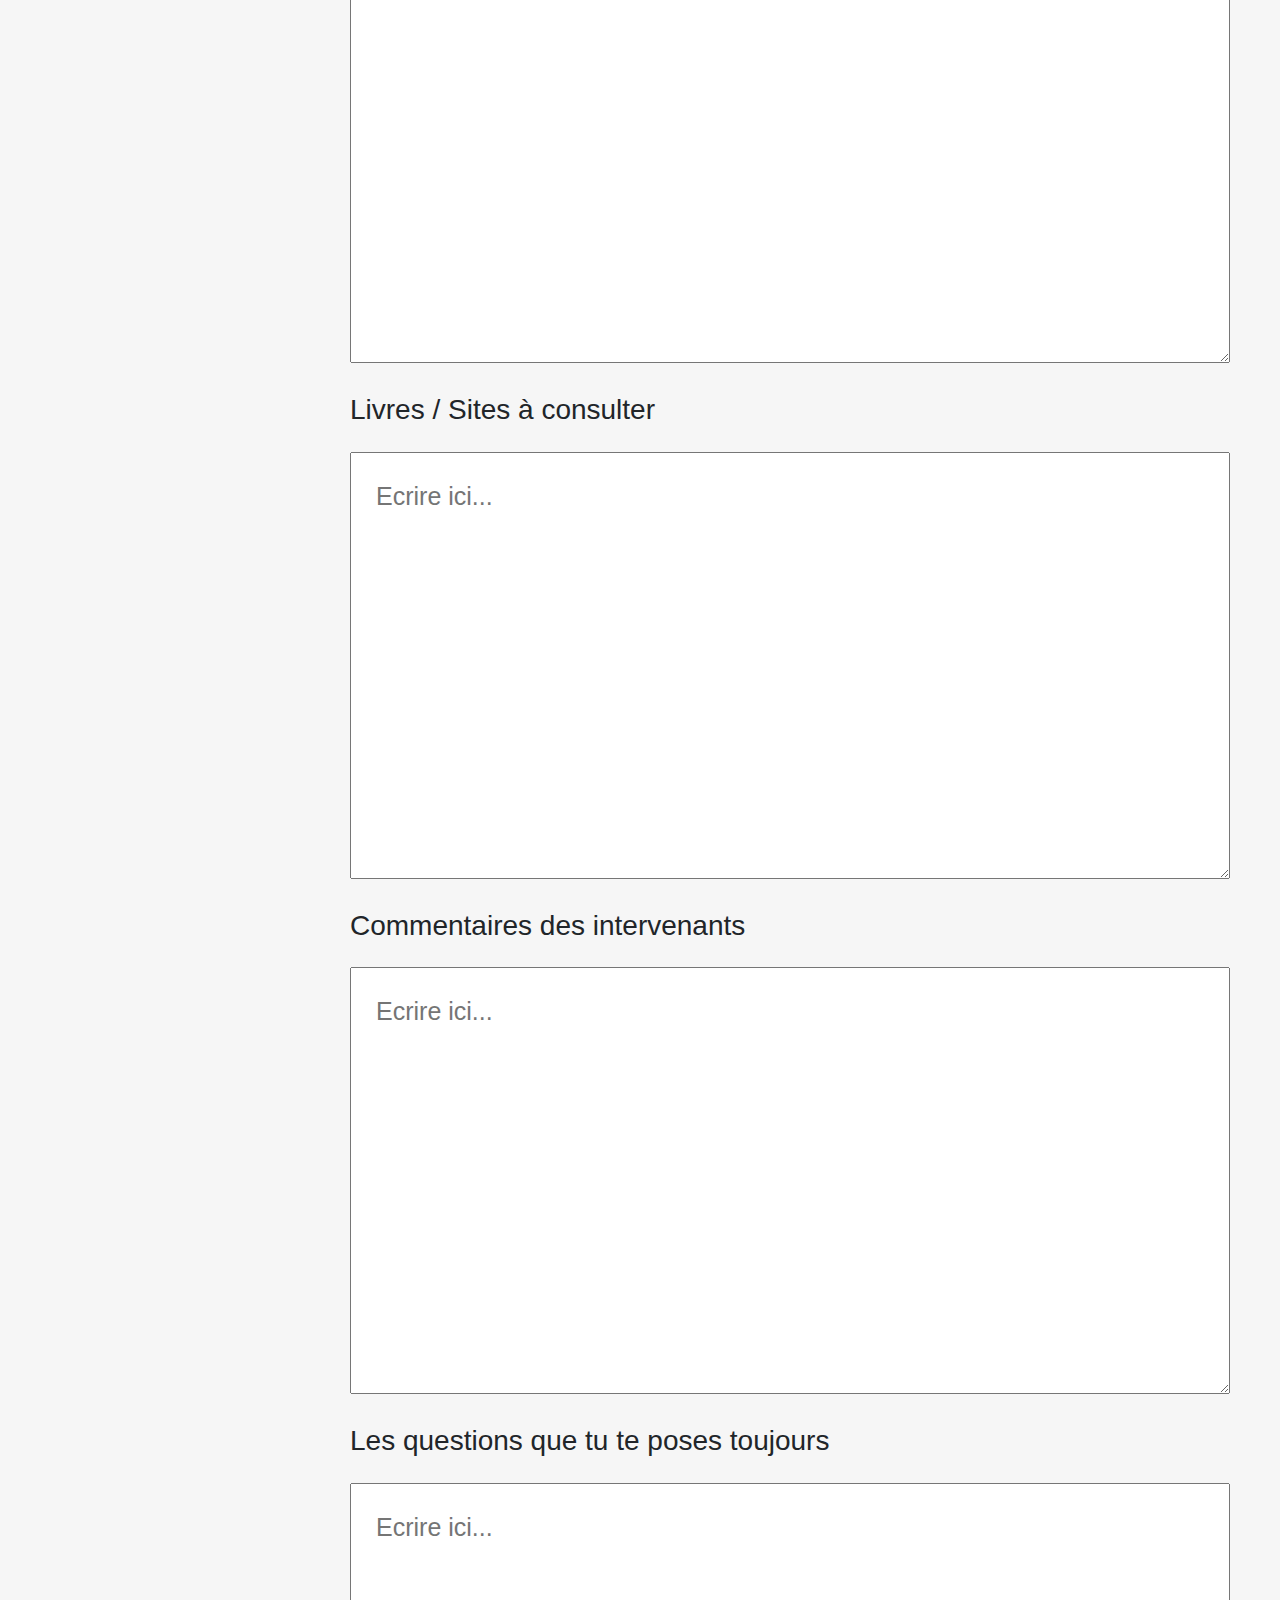
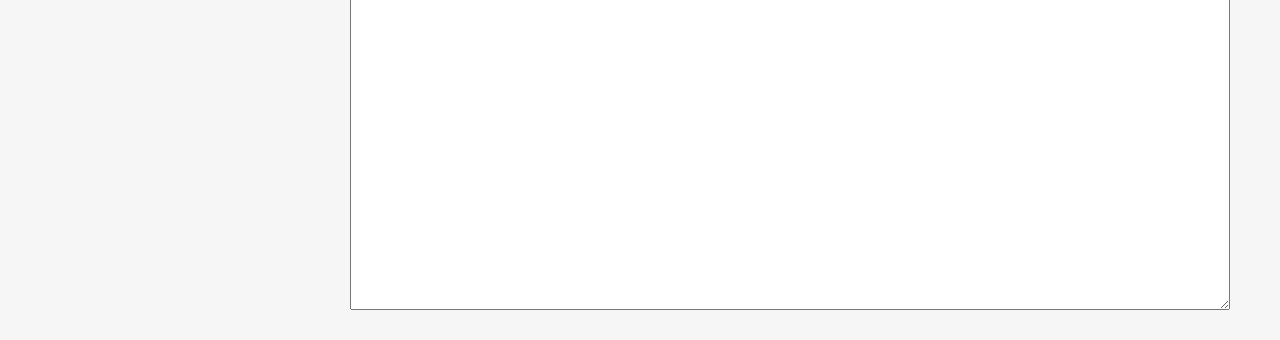
<file: lundi.html>
<head>
    <meta charset="UTF-8" />
    <meta name="viewport" content="width=device-width, initial-scale=1.0" />
    <meta http-equiv="X-UA-Compatible" content="ie=edge" />
    <link rel="stylesheet" href="css/journee.css" />

    <link rel="manifest" href="manifest.json" />
    <!-- ios support -->
    <link rel="apple-touch-icon" href="images/icons/tremplin-logo.jpg" />

    <meta name="apple-mobile-web-app-status-bar" content="#db4938" />

    <!-- FONTS -->
    <link rel="preconnect" href="https://fonts.googleapis.com">
    <link rel="preconnect" href="https://fonts.gstatic.com" crossorigin>
    <link rel="preconnect" href="https://fonts.googleapis.com">
    <link rel="preconnect" href="https://fonts.gstatic.com" crossorigin>
    <link
        href="https://fonts.googleapis.com/css2?family=Asap:ital,wght@0,400;0,500;0,600;0,700;1,400;1,500;1,600;1,700&display=swap"
        rel="stylesheet">

    <script src="https://cdn.jsdelivr.net/npm/@popperjs/core@2.9.2/dist/umd/popper.min.js"
        integrity="sha384-IQsoLXl5PILFhosVNubq5LC7Qb9DXgDA9i+tQ8Zj3iwWAwPtgFTxbJ8NT4GN1R8p"
        crossorigin="anonymous"></script>
    <script src="https://cdn.jsdelivr.net/npm/bootstrap@5.0.2/dist/js/bootstrap.min.js"
        integrity="sha384-cVKIPhGWiC2Al4u+LWgxfKTRIcfu0JTxR+EQDz/bgldoEyl4H0zUF0QKbrJ0EcQF"
        crossorigin="anonymous"></script>
    <link rel="stylesheet" href="https://cdn.jsdelivr.net/npm/bootstrap@4.0.0/dist/css/bootstrap.min.css"
        integrity="sha384-Gn5384xqQ1aoWXA+058RXPxPg6fy4IWvTNh0E263XmFcJlSAwiGgFAW/dAiS6JXm" crossorigin="anonymous">
    <meta name="theme-color" content="#db4938" />

    <title>Carnet de bord Tremplin</title>
</head>

<style>
    .spacer-35 {
        margin-top: 35px;
        text-align: center;
        font-size: 18px;
        color: black;
    }
</style>

<body>

    <div id="mySidenav" class="sidenav">

        <div class="center-text">
            <h2>Thomas D.</h2>
            <h3>Le photographe</h3>
        </div>

        <div class="icon-group">
            <a class="home-icon spacer-35" href="./index.html">
                <img src="./images/account.svg" alt="tremplin-home">
                <p>Dashboard</p>
            </a>

            <a class="home-icon spacer-35"  href="./tableau.html" class="menu-nav">
                <img src="./images/tableau.svg" alt="tremplin-help">
                <p>Peinture</p>
            </a>

            <a class="home-icon spacer-35" href="./defis.html" class="menu-nav">
                <img src="./images/coffre.svg" alt="tremplin-help">
                <p>Défi</p>
            </a>

            <a class="home-icon spacer-35" class="menu-nav">
                <img src="./images/onboarding.svg" alt="tremplin-help">
                <p>Aide</p>
            </a>

        </div>

        <div class="bottom-sidebar">
            <div style="font-size: 30px; padding: 45px; background-color: #F1AE9C;">
                Il te reste <span style="font-weight: 700; color: red; background-color: transparent;"
                    class="color-strong">
                    2 défis</span> à faire !
            </div>

        </div>
    </div>
    <main>
        <div class="topbar">
            <a href="./index.html">
                <img src="./images/back.svg" alt="" srcset="">
            </a>
            <h2 style="    margin-top: 25px;
                margin-left: 30px;">Journée de lundi</h2>
            <div>
                <a href="./profil.html">
                    <img src="./images/profil.svg" alt="" srcset="">
                </a>
            </div>
            </div>

        <div class="container-defi">

            <div>


                <div class="defi">
                    <div>
                        <h1>Photo</h1>
                    
                        <p>
                            Prendre une photo de ton activité ou du lieu durant la journée.
                        </p>
                    </div>

                    <div>
                        <img src="./images/next.svg" alt="" srcset="">
                    </div>
           
                </div>
                <div class="defi">
                    <div>
                        <h1>Album Commun</h1>
                        <p>
                            Ajoute une photo, vidéo ou un message vocal à l’album commun.
                        </p>

                    </div>

                    <div>
                        <img src="./images/next.svg" alt="" srcset="">
                    </div>
                
                </div>
                <div class="defi-done">

                    <div>
                        <h1>Village Commun</h1>
                        <p>
                            Utilise un badge dans le village commun.
                        </p>
                    </div>

                    <div>
                        <img src="./images/check.svg" alt="" srcset="">
                    </div>
                  
                </div>
                <div class="defi-done">

                    <div>
                        <h1>Notes</h1>
                        <p>
                            Remplir les notes de la journée.
                        </p>
                    </div>

                    <div>
                        <img src="./images/check.svg" alt="" srcset="">
                    </div>
             
                </div>

            </div>

            <h2 style="text-align:left;  padding-bottom:25px; padding-top:92px">Objectif de la journée</h2>

            <div class="card-objectif">
                <div class="card-head">
                    <img src="./images/desert.svg" width="100%" alt="">
                </div>
                <div class="card-bod">
                    <textarea name="" id="" placeholder="Ecrire ici..." cols="30" rows="10"></textarea>
                </div>
            </div>

            <h2 style="text-align:left;  padding-bottom:25px; padding-top:92px">Prévisions</h2>

            <h3 style="text-align:left; margin-top:30px">Écris ce que tu attends de cette journée</h3>
      

            <textarea name="" id="" placeholder="Ecrire ici..." cols="30" rows="10"></textarea>

            <h3 style="text-align:left; margin-top:30px">Écris les questions que tu te poses</h3>

            <textarea name="" id="" placeholder="Ecrire ici..." cols="30" rows="10"></textarea>

            <h2 style="text-align:left;  padding-bottom:25px; padding-top:92px">Journée</h2>

            <div style="display: grid; grid-template-columns: 1fr  1fr;">

 
                <a class="div3">
                    <div class="card-activite">
                        <div class="card-activite-body">
                            <img src="./images/icons/photo-icon.svg" alt="tremplin-calendar">
                            <p class="card-activite-text">
                                Utilise la caméra
                            </p>
                        </div>
                    </div>
                </a>
                <a href="./annuaire.html" class="div6">

                    <div class="card-activite">
                        <div class="card-activite-body">
                            <img src="./images/icons/annuaire-icon.svg" alt="tremplin-calendar">
                            <p class="card-activite-text">
                                Annuaire
                            </p>
                        </div>
                    </div>

                </a>
        </div>

        <h3 style="text-align:left; margin-top:30px">Tes notes de la journée</h3>

        <textarea name="" id="" placeholder="Ecrire ici..." cols="30" rows="10"></textarea>

        <h2 style="text-align:left;  padding-bottom:25px; padding-top:92px">Fin de journée</h2>

        <div>

            <a href="./tableau-commun.html" class="div4">
                <div class="card-activite">
                    <div class="card-activite-body">
                        <img src="./images/icons/album-icon.svg" alt="tremplin-calendar">
                        <p class="card-activite-text">
                            Album commun
                        </p>
                    </div>
                </div>
            </a>
        </div>

        <h3 style="text-align:left; margin-top:30px">Tes notes de la journée</h3>

        <textarea name="" id="" placeholder="Ecrire ici..." cols="30" rows="10"></textarea>
        <h3 style="text-align:left; margin-top:30px">Piste à explorer</h3>

        <textarea name="" id="" placeholder="Ecrire ici..." cols="30" rows="10"></textarea>
        <h3 style="text-align:left; margin-top:30px">Livres / Sites à consulter</h3>

        <textarea name="" id="" placeholder="Ecrire ici..." cols="30" rows="10"></textarea>
        <h3 style="text-align:left; margin-top:30px">Commentaires des intervenants</h3>

        <textarea name="" id="" placeholder="Ecrire ici..." cols="30" rows="10"></textarea>
        <h3 style="text-align:left; margin-top:30px">Les questions que tu te poses toujours</h3>

        <textarea style="margin-bottom : 30px"  name="" id="" placeholder="Ecrire ici..." cols="30" rows="10"></textarea>

        </div>
    </main>
</body>
</file>
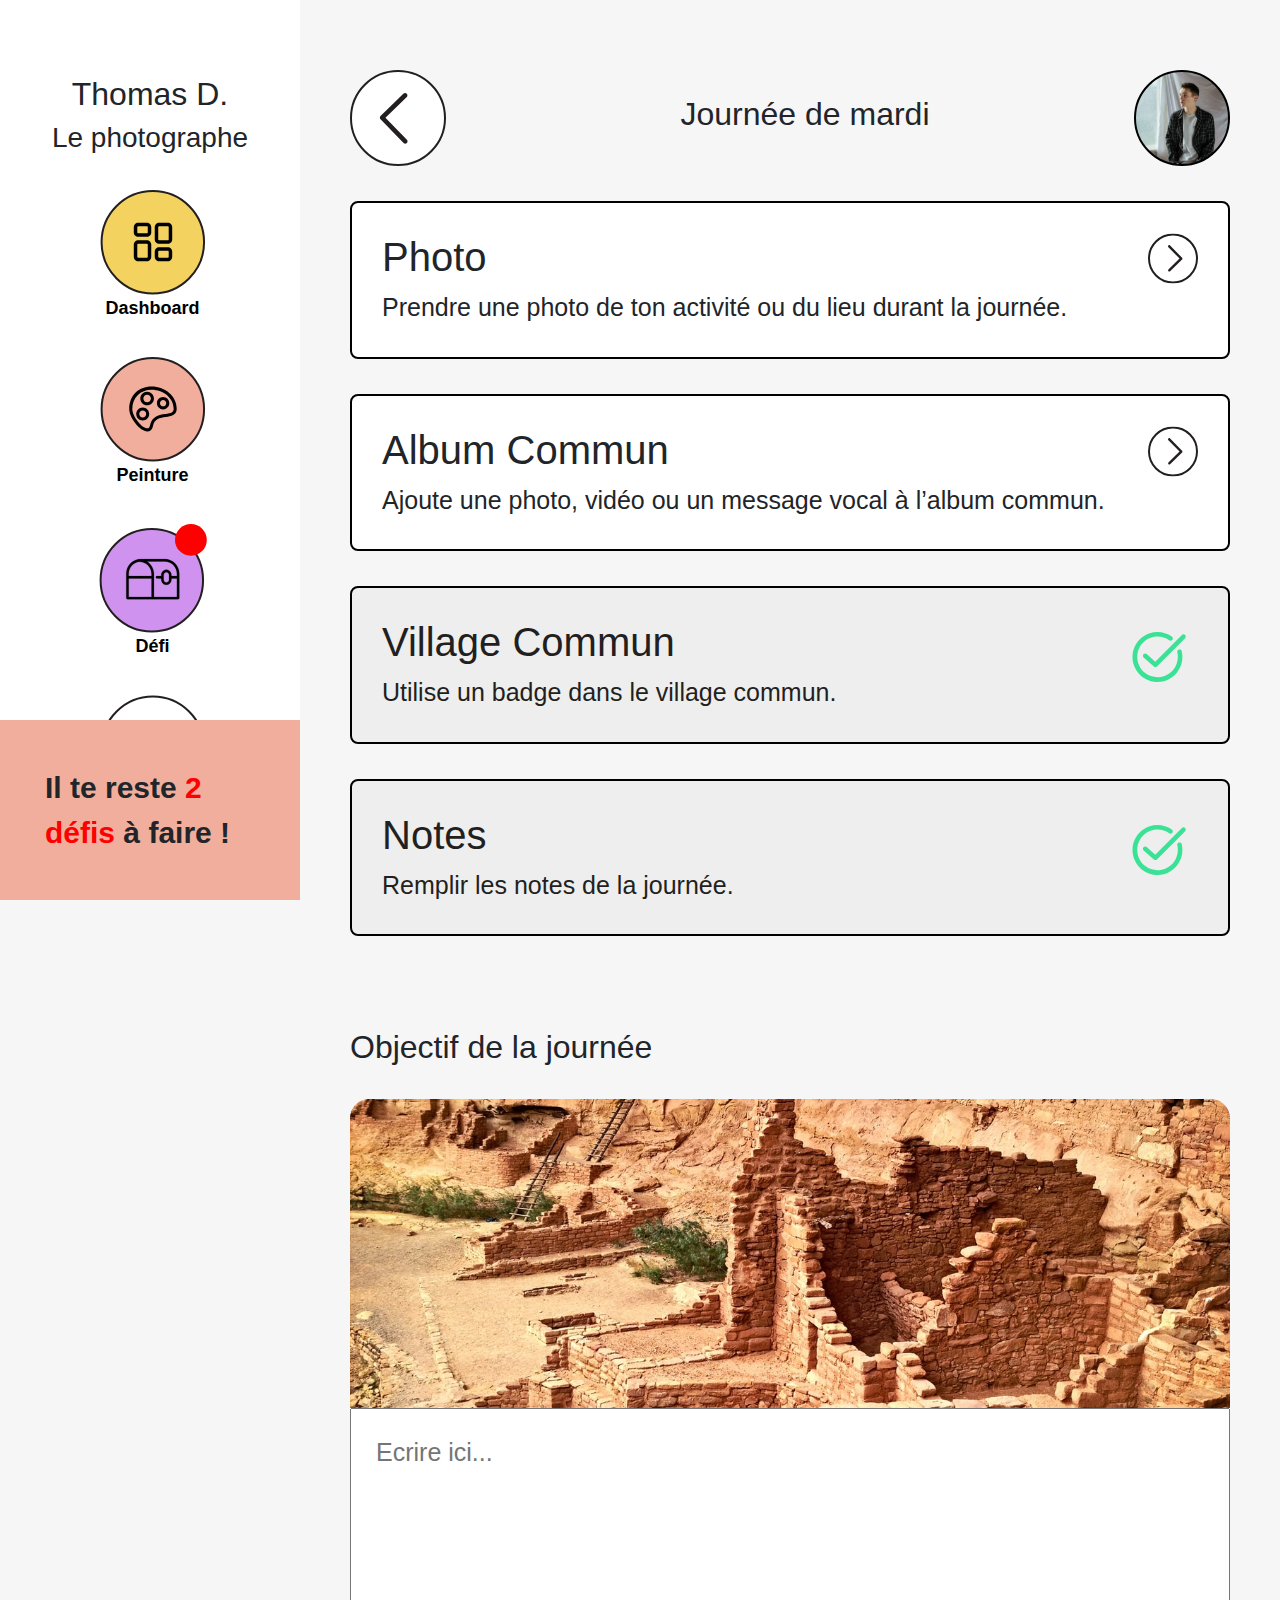
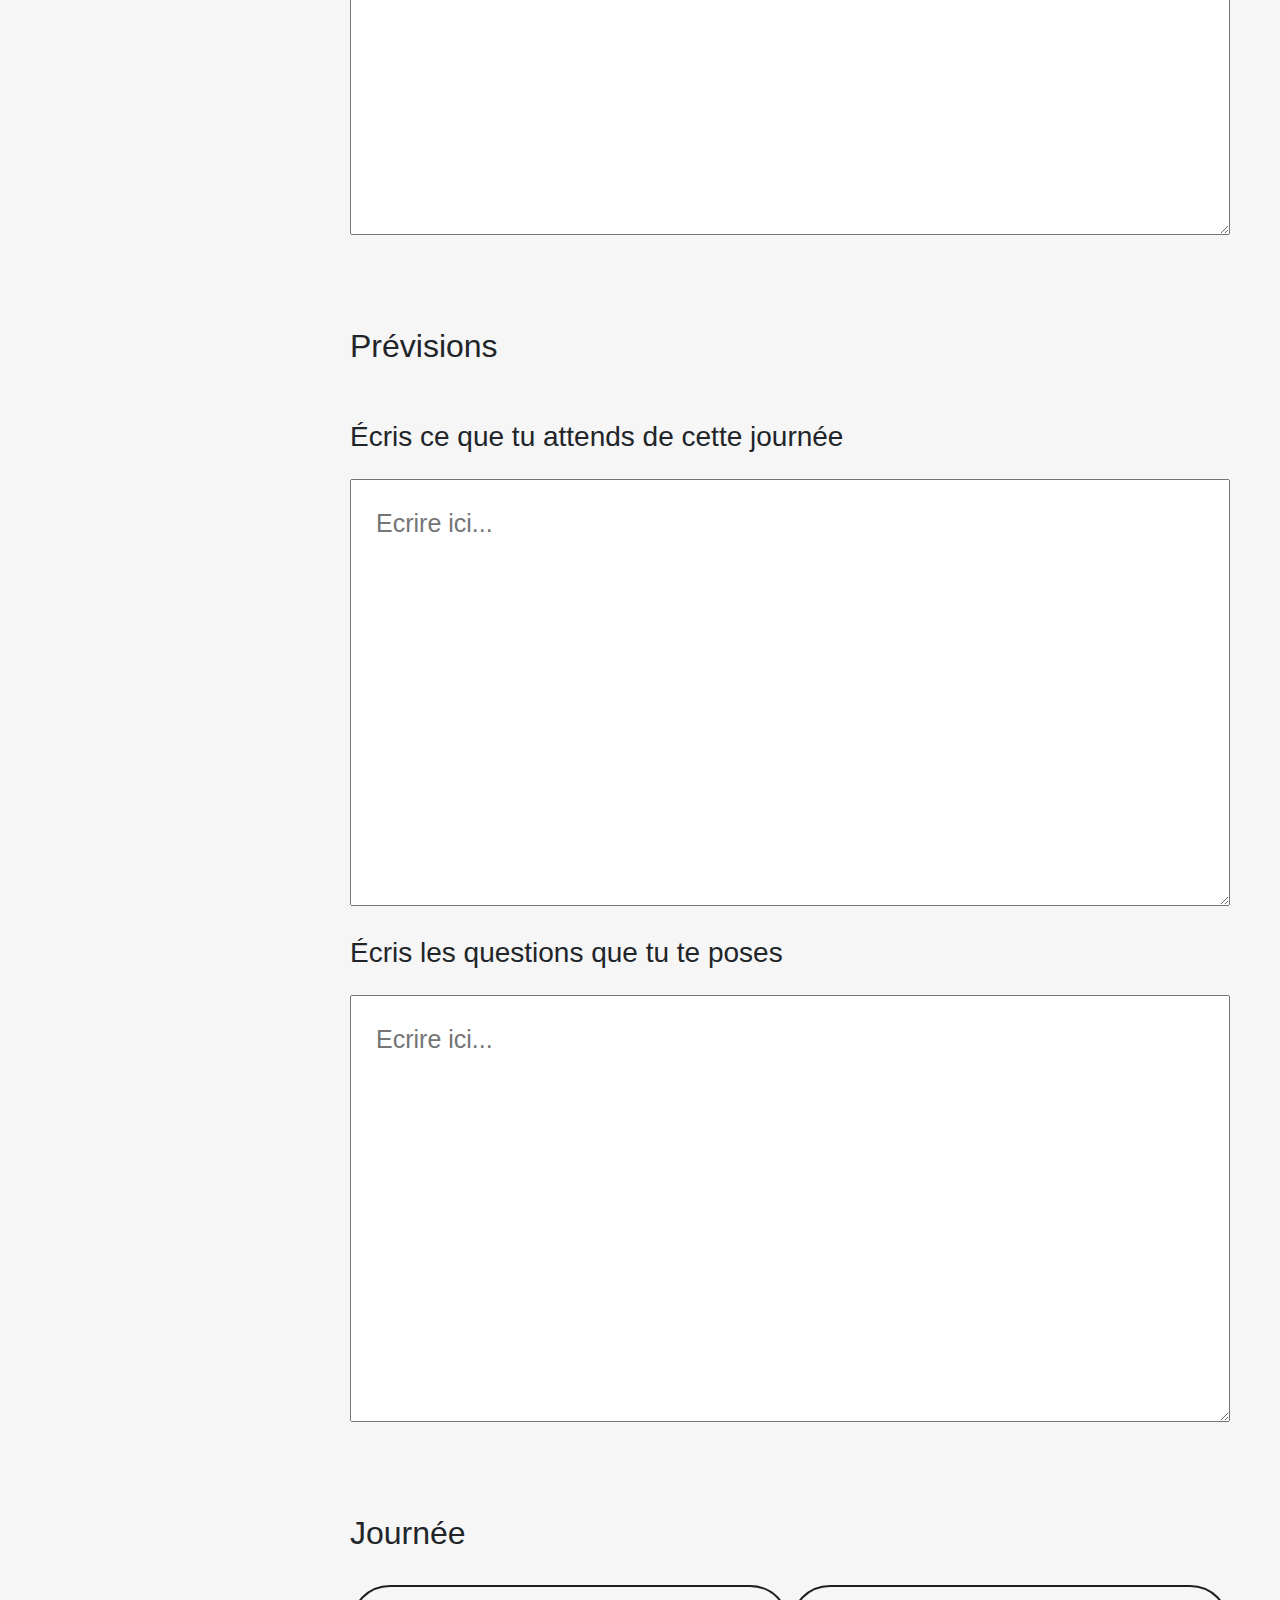
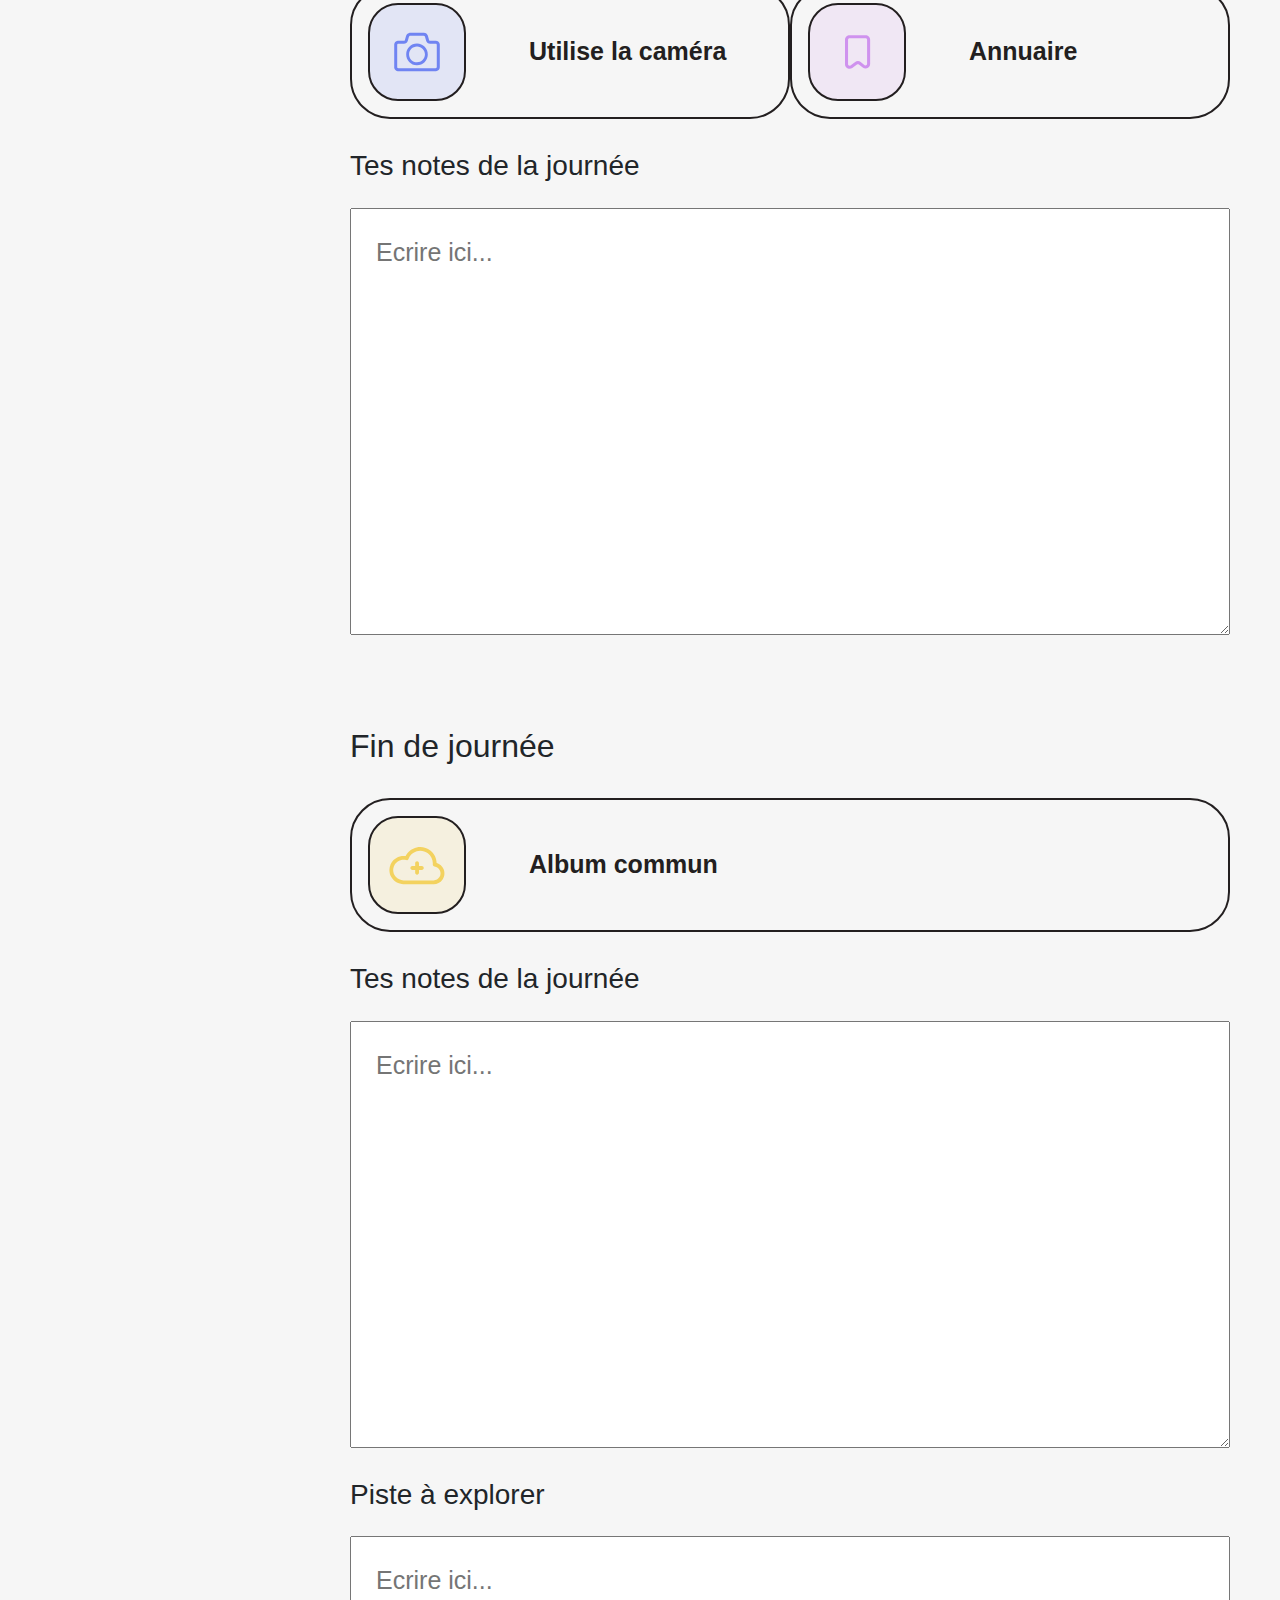
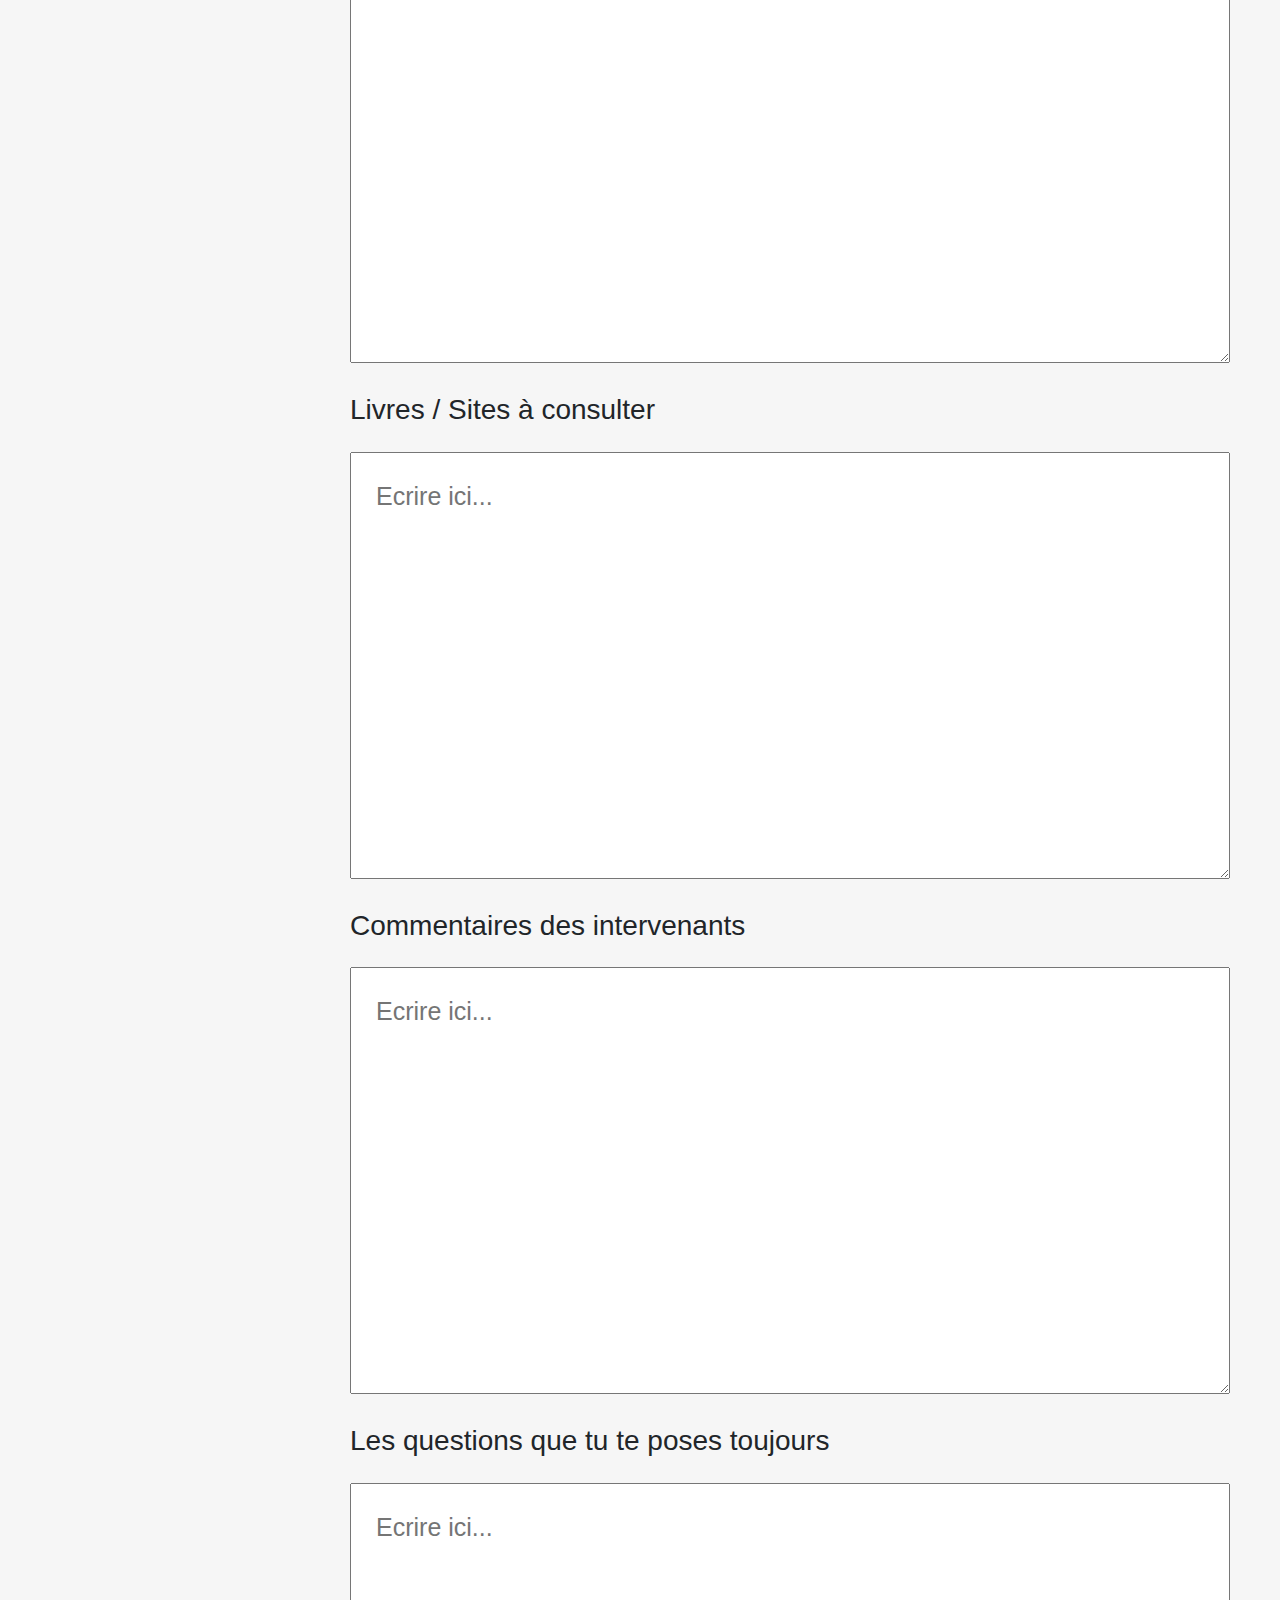
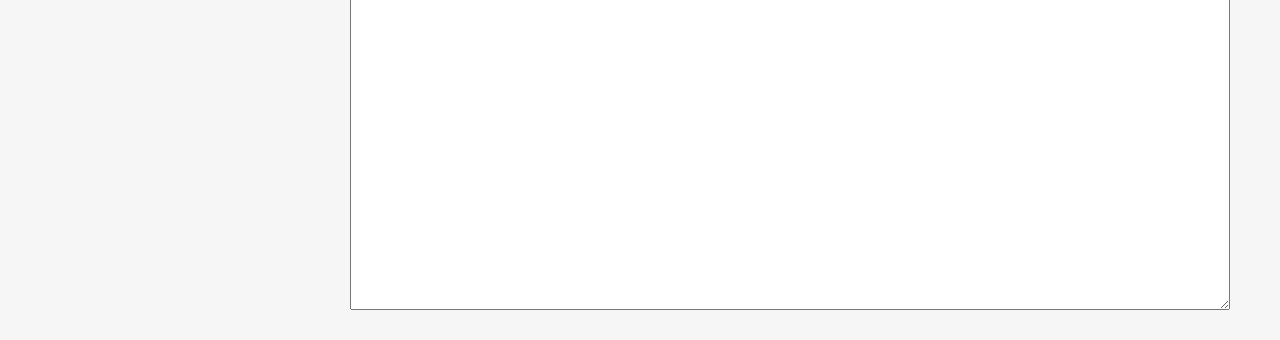
<file: mardi.html>
<head>
    <meta charset="UTF-8" />
    <meta name="viewport" content="width=device-width, initial-scale=1.0" />
    <meta http-equiv="X-UA-Compatible" content="ie=edge" />
    <link rel="stylesheet" href="css/journee.css" />

    <link rel="manifest" href="manifest.json" />
    <!-- ios support -->
    <link rel="apple-touch-icon" href="images/icons/tremplin-logo.jpg" />

    <meta name="apple-mobile-web-app-status-bar" content="#db4938" />

    <!-- FONTS -->
    <link rel="preconnect" href="https://fonts.googleapis.com">
    <link rel="preconnect" href="https://fonts.gstatic.com" crossorigin>
    <link rel="preconnect" href="https://fonts.googleapis.com">
    <link rel="preconnect" href="https://fonts.gstatic.com" crossorigin>
    <link
        href="https://fonts.googleapis.com/css2?family=Asap:ital,wght@0,400;0,500;0,600;0,700;1,400;1,500;1,600;1,700&display=swap"
        rel="stylesheet">

    <script src="https://cdn.jsdelivr.net/npm/@popperjs/core@2.9.2/dist/umd/popper.min.js"
        integrity="sha384-IQsoLXl5PILFhosVNubq5LC7Qb9DXgDA9i+tQ8Zj3iwWAwPtgFTxbJ8NT4GN1R8p"
        crossorigin="anonymous"></script>
    <script src="https://cdn.jsdelivr.net/npm/bootstrap@5.0.2/dist/js/bootstrap.min.js"
        integrity="sha384-cVKIPhGWiC2Al4u+LWgxfKTRIcfu0JTxR+EQDz/bgldoEyl4H0zUF0QKbrJ0EcQF"
        crossorigin="anonymous"></script>
    <link rel="stylesheet" href="https://cdn.jsdelivr.net/npm/bootstrap@4.0.0/dist/css/bootstrap.min.css"
        integrity="sha384-Gn5384xqQ1aoWXA+058RXPxPg6fy4IWvTNh0E263XmFcJlSAwiGgFAW/dAiS6JXm" crossorigin="anonymous">
    <meta name="theme-color" content="#db4938" />

    <title>Carnet de bord Tremplin</title>
</head>

<style>
    .spacer-35 {
        margin-top: 35px;
        text-align: center;
        font-size: 18px;
        color: black;
    }
</style>

<body>

    <div id="mySidenav" class="sidenav">

        <div class="center-text">
            <h2>Thomas D.</h2>
            <h3>Le photographe</h3>
        </div>

        <div class="icon-group">
            <a class="home-icon spacer-35" href="./index.html">
                <img src="./images/account.svg" alt="tremplin-home">
                <p>Dashboard</p>
            </a>

            <a class="home-icon spacer-35"  href="./tableau.html" class="menu-nav">
                <img src="./images/tableau.svg" alt="tremplin-help">
                <p>Peinture</p>
            </a>

            <a class="home-icon spacer-35" href="./defis.html" class="menu-nav">
                <img src="./images/coffre.svg" alt="tremplin-help">
                <p>Défi</p>
            </a>

            <a class="home-icon spacer-35" class="menu-nav">
                <img src="./images/onboarding.svg" alt="tremplin-help">
                <p>Aide</p>
            </a>

        </div>

        <div class="bottom-sidebar">
            <div style="font-size: 30px; padding: 45px; background-color: #F1AE9C;">
                Il te reste <span style="font-weight: 700; color: red; background-color: transparent;"
                    class="color-strong">
                    2 défis</span> à faire !
            </div>

        </div>
    </div>
    <main>
        <div class="topbar">
            <a href="./index.html">
                <img src="./images/back.svg" alt="" srcset="">
            </a>
            <h2 style="    margin-top: 25px;
            margin-left: 30px;">Journée de mardi</h2>
            <div>
                <a href="./profil.html">
                    <img src="./images/profil.svg" alt="" srcset="">
                </a>
            </div>
            </div>

        <div class="container-defi">

            <div>


                <div class="defi">
                    <div>
                        <h1>Photo</h1>
                    
                        <p>
                            Prendre une photo de ton activité ou du lieu durant la journée.
                        </p>
                    </div>

                    <div>
                        <img src="./images/next.svg" alt="" srcset="">
                    </div>
           
                </div>
                <div class="defi">
                    <div>
                        <h1>Album Commun</h1>
                        <p>
                            Ajoute une photo, vidéo ou un message vocal à l’album commun.
                        </p>

                    </div>

                    <div>
                        <img src="./images/next.svg" alt="" srcset="">
                    </div>
                
                </div>
                <div class="defi-done">

                    <div>
                        <h1>Village Commun</h1>
                        <p>
                            Utilise un badge dans le village commun.
                        </p>
                    </div>

                    <div>
                        <img src="./images/check.svg" alt="" srcset="">
                    </div>
                  
                </div>
                <div class="defi-done">

                    <div>
                        <h1>Notes</h1>
                        <p>
                            Remplir les notes de la journée.
                        </p>
                    </div>

                    <div>
                        <img src="./images/check.svg" alt="" srcset="">
                    </div>
             
                </div>

            </div>

            <h2 style="text-align:left;  padding-bottom:25px; padding-top:92px">Objectif de la journée</h2>

            <div class="card-objectif">
                <div class="card-head">
                    <img src="./images/desert.svg" width="100%" alt="">
                </div>
                <div class="card-bod">
                    <textarea name="" id="" placeholder="Ecrire ici..." cols="30" rows="10"></textarea>
                </div>
            </div>

            <h2 style="text-align:left;  padding-bottom:25px; padding-top:92px">Prévisions</h2>

            <h3 style="text-align:left; margin-top:30px">Écris ce que tu attends de cette journée</h3>
      

            <textarea name="" id="" placeholder="Ecrire ici..." cols="30" rows="10"></textarea>

            <h3 style="text-align:left; margin-top:30px">Écris les questions que tu te poses</h3>

            <textarea name="" id="" placeholder="Ecrire ici..." cols="30" rows="10"></textarea>

            <h2 style="text-align:left;  padding-bottom:25px; padding-top:92px">Journée</h2>

            <div style="display: grid; grid-template-columns: 1fr  1fr;">

 
                <a class="div3">
                    <div class="card-activite">
                        <div class="card-activite-body">
                            <img src="./images/icons/photo-icon.svg" alt="tremplin-calendar">
                            <p class="card-activite-text">
                                Utilise la caméra
                            </p>
                        </div>
                    </div>
                </a>
                <a href="./annuaire.html" class="div6">

                    <div class="card-activite">
                        <div class="card-activite-body">
                            <img src="./images/icons/annuaire-icon.svg" alt="tremplin-calendar">
                            <p class="card-activite-text">
                                Annuaire
                            </p>
                        </div>
                    </div>

                </a>
        </div>

        <h3 style="text-align:left; margin-top:30px">Tes notes de la journée</h3>

        <textarea name="" id="" placeholder="Ecrire ici..." cols="30" rows="10"></textarea>

        <h2 style="text-align:left;  padding-bottom:25px; padding-top:92px">Fin de journée</h2>

        <div>

            <a href="./tableau-commun.html" class="div4">
                <div class="card-activite">
                    <div class="card-activite-body">
                        <img src="./images/icons/album-icon.svg" alt="tremplin-calendar">
                        <p class="card-activite-text">
                            Album commun
                        </p>
                    </div>
                </div>
            </a>
        </div>

        <h3 style="text-align:left; margin-top:30px">Tes notes de la journée</h3>

        <textarea name="" id="" placeholder="Ecrire ici..." cols="30" rows="10"></textarea>
        <h3 style="text-align:left; margin-top:30px">Piste à explorer</h3>

        <textarea name="" id="" placeholder="Ecrire ici..." cols="30" rows="10"></textarea>
        <h3 style="text-align:left; margin-top:30px">Livres / Sites à consulter</h3>

        <textarea name="" id="" placeholder="Ecrire ici..." cols="30" rows="10"></textarea>
        <h3 style="text-align:left; margin-top:30px">Commentaires des intervenants</h3>

        <textarea name="" id="" placeholder="Ecrire ici..." cols="30" rows="10"></textarea>
        <h3 style="text-align:left; margin-top:30px">Les questions que tu te poses toujours</h3>

        <textarea style="margin-bottom : 30px"  name="" id="" placeholder="Ecrire ici..." cols="30" rows="10"></textarea>

        </div>
    </main>
</body>
</file>
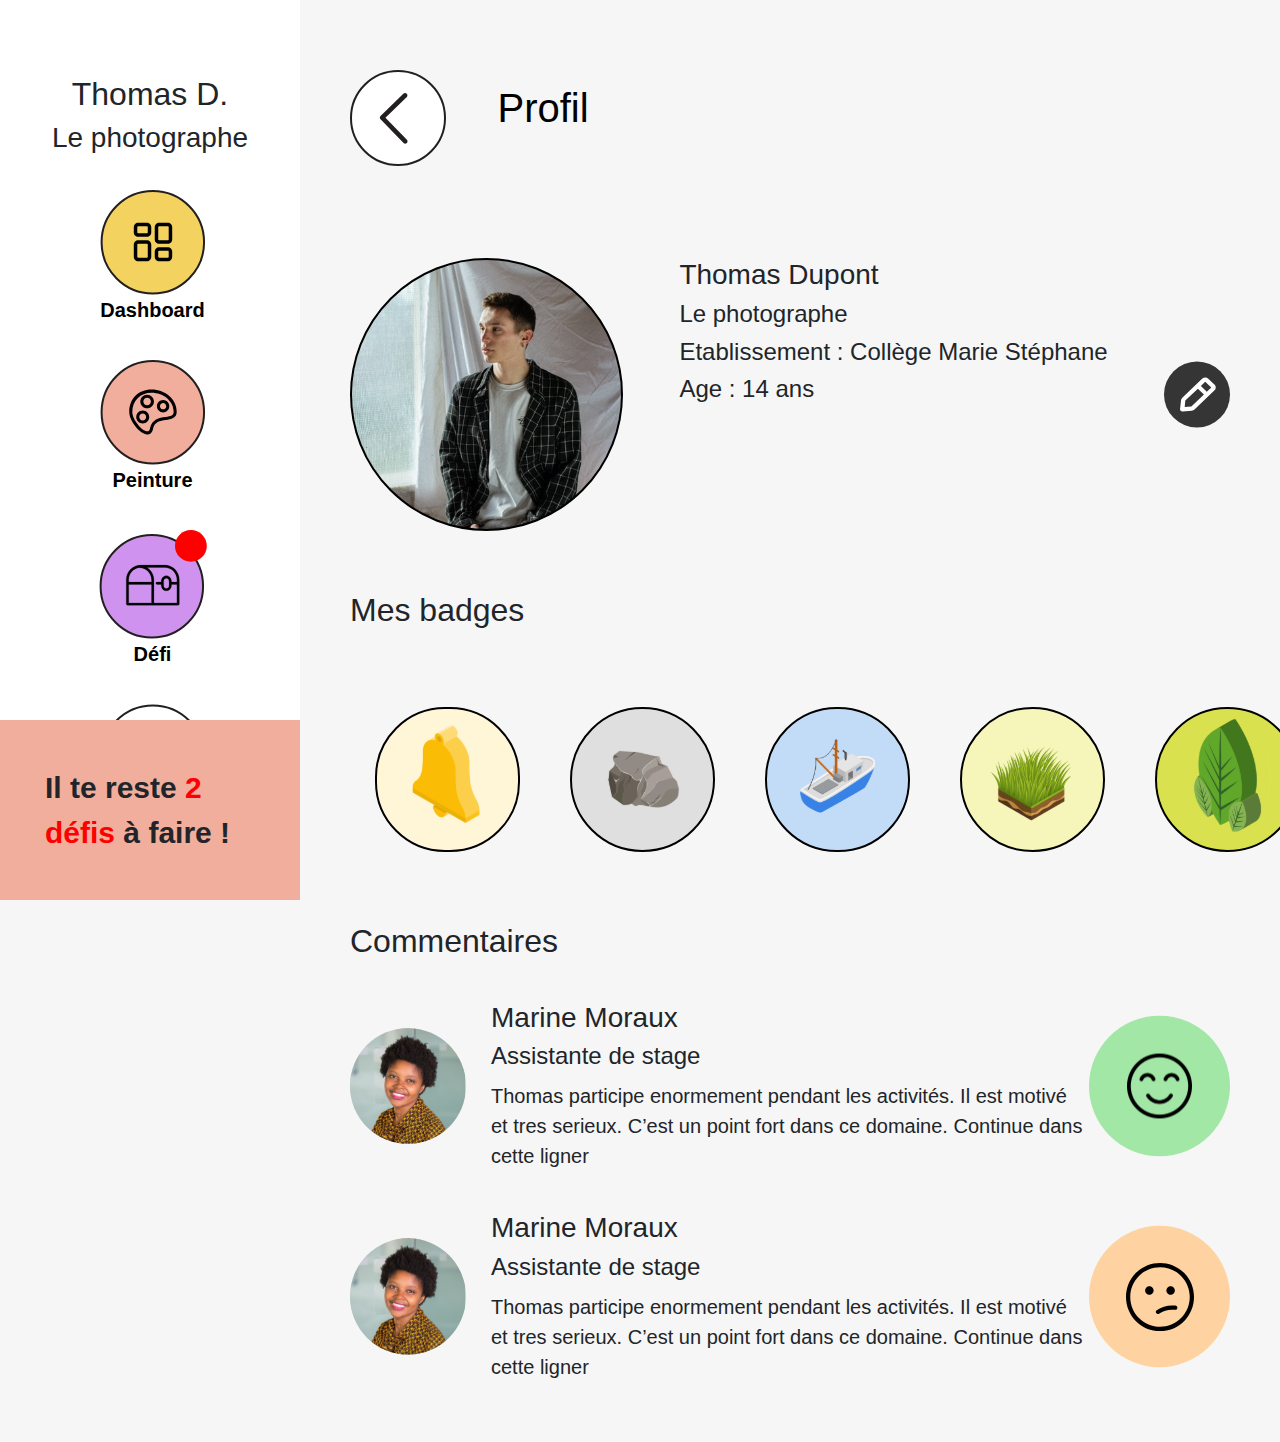
<file: profil.html>
<head>
    <meta charset="UTF-8" />
    <meta name="viewport" content="width=device-width, initial-scale=1.0" />
    <meta http-equiv="X-UA-Compatible" content="ie=edge" />
    <link rel="stylesheet" href="css/profil.css" />

    <link rel="manifest" href="manifest.json" />
    <!-- ios support -->
    <link rel="apple-touch-icon" href="images/icons/tremplin-logo.jpg" />

    <meta name="apple-mobile-web-app-status-bar" content="#db4938" />

    <!-- FONTS -->
    <link rel="preconnect" href="https://fonts.googleapis.com">
    <link rel="preconnect" href="https://fonts.gstatic.com" crossorigin>
    <link rel="preconnect" href="https://fonts.googleapis.com">
    <link rel="preconnect" href="https://fonts.gstatic.com" crossorigin>
    <link
        href="https://fonts.googleapis.com/css2?family=Asap:ital,wght@0,400;0,500;0,600;0,700;1,400;1,500;1,600;1,700&display=swap"
        rel="stylesheet">

    <script src="https://cdn.jsdelivr.net/npm/@popperjs/core@2.9.2/dist/umd/popper.min.js"
        integrity="sha384-IQsoLXl5PILFhosVNubq5LC7Qb9DXgDA9i+tQ8Zj3iwWAwPtgFTxbJ8NT4GN1R8p"
        crossorigin="anonymous"></script>
    <script src="https://cdn.jsdelivr.net/npm/bootstrap@5.0.2/dist/js/bootstrap.min.js"
        integrity="sha384-cVKIPhGWiC2Al4u+LWgxfKTRIcfu0JTxR+EQDz/bgldoEyl4H0zUF0QKbrJ0EcQF"
        crossorigin="anonymous"></script>
    <link rel="stylesheet" href="https://cdn.jsdelivr.net/npm/bootstrap@4.0.0/dist/css/bootstrap.min.css"
        integrity="sha384-Gn5384xqQ1aoWXA+058RXPxPg6fy4IWvTNh0E263XmFcJlSAwiGgFAW/dAiS6JXm" crossorigin="anonymous">
    <meta name="theme-color" content="#db4938" />

    <title>Carnet de bord Tremplin</title>
</head>

<style>
    .spacer-35 {
        margin-top: 35px;
        text-align: center;
        font-size: 18px;
        color: black;
    }
</style>

<body>

    <div id="mySidenav" class="sidenav">

        <div class="center-text">
            <h2>Thomas D.</h2>
            <h3>Le photographe</h3>
        </div>

        <div class="icon-group">
            <a class="home-icon spacer-35" href="./index.html">
                <img src="./images/account.svg" alt="tremplin-home">
                <p>Dashboard</p>
            </a>

            <a class="home-icon spacer-35"  href="./tableau.html" class="menu-nav">
                <img src="./images/tableau.svg" alt="tremplin-help">
                <p>Peinture</p>
            </a>

            <a class="home-icon spacer-35" href="./defis.html" class="menu-nav">
                <img src="./images/coffre.svg" alt="tremplin-help">
                <p>Défi</p>
            </a>

            <a class="home-icon spacer-35" class="menu-nav">
                <img src="./images/onboarding.svg" alt="tremplin-help">
                <p>Aide</p>
            </a>

        </div>

        <div class="bottom-sidebar">
            <div style="font-size: 30px; padding: 45px; background-color: #F1AE9C;">
                Il te reste <span style="font-weight: 700; color: red; background-color: transparent;"
                    class="color-strong">
                    2 défis</span> à faire !
            </div>

        </div>
    </div>

    <main>
        <div class="topbar">
            <a href="./index.html">
                <img src="./images/back.svg" alt="" srcset="">
                <h1 style="display: inline-block; padding-left:  47px; color: #000; ">
                    Profil
                </h1>
            </a>

        </div>

        <div class="container-defi">

            <div class="profil-sum">
                <img src="./images/profil-xl.svg" alt="">

                <div style="text-align: left;">
                    <h3>Thomas Dupont</h3>
                    <h4>Le photographe</h4>

                    <div class="spacer-50"></div>
                    <h4>Etablissement : Collège Marie Stéphane</h4>
                    <h4>Age : 14 ans</h4>
                </div>

                <img src="./images/update.svg" alt="">

            </div>

            <div class="badges-sum">
                <h2 style="text-align: left;">Mes badges</h2>

                <div style="display:flex;">
                    <img class="badges" src="./images/icons/badges/ronds/bell-tower.svg" alt="">
                    <img class="badges" src="./images/icons/badges/ronds/Mountain.svg" alt="">
                    <img class="badges" src="./images/icons/badges/ronds/Sea.svg" alt="">
                    <img class="badges" src="./images/icons/badges/ronds/Soccer-Field.svg" alt="">
                    <img class="badges" src="./images/icons/badges/ronds/Trees.svg" alt="">
                </div>
            </div>

            <div class="commentaires-sum">

                <h2 style="text-align: left;">Commentaires</h2>
                <div class="commentaire">

                    <img src="./images/marine-profil.svg" alt="">
                    <div style="text-align: left; margin-left: 25px;">
                        <h3>Marine Moraux</h3>
                        <h4>Assistante de stage</h4>

                        <div class="spacer-50"></div>
                        <p>Thomas participe enormement pendant les activités. Il est motivé et tres serieux. C’est un
                            point fort dans ce domaine. Continue dans cette ligner</p>

                    </div>
                    <img src="./images/happy.svg" alt="">
                </div>


                <div class="commentaire">


                    <img src="./images/marine-profil.svg" alt="">
                    <div style="text-align: left; margin-left: 25px;">
                        <h3>Marine Moraux</h3>
                        <h4>Assistante de stage</h4>

                        <div class="spacer-50"></div>
                        <p>Thomas participe enormement pendant les activités. Il est motivé et tres serieux. C’est un
                            point fort dans ce domaine. Continue dans cette ligner</p>

                    </div>
                    <img src="./images/bad.svg" alt="">
                </div>
            </div>
        </div>
    </main>
</body>
</file>
<file: css/activites.css>
/* For general iPad layouts */
@import url("https://fonts.googleapis.com/css?family=Nunito:400,700&display=swap");

/* @media only screen 
and (min-device-width : 768px) 
and (max-device-width : 1024px) 
and (orientation : landscape) { } */
* {
  margin: 0;
  padding: 0;
  box-sizing: border-box;
}
body {
  font-family: "Asap", sans-serif;
  background-color: #f6f6f6 !important;
  font-size: 1.25rem;
  /* font-size: 35px; */
}

main {
  padding-right: 50px;
  padding-left: 350px;
  /* background-color: azure; */
  /* margin-top: 45px; */
  padding-top: 70px;
  background-color: #f6f6f6;
  text-align: center;
}
.message-bienvenue {
  display: inline-block;
  font-weight: 700;
  color: #000;
  font-size: 35px;
  padding-left: 36px;
  margin-top: 25px;
  text-align: initial;
}

.nav-menu {
  display: grid;
  padding-left: 245px;
  grid-template-columns: 1fr 1fr;
}

.menu-nav {
  padding-right: 30px;
}

p {
  margin-bottom: 0 !important;
  /* font-size: 35px; */
}

nav {
  display: flex;
  margin-top: 45px;
  justify-content: space-between;
  align-items: center;
}
ul {
  list-style: none;
  display: flex;
}

/* li {
  margin-right: 1rem;
} */

h1 {
  color: #e74c3c;
  margin-bottom: 0.5rem;
}

.nav-home {
  display: grid;
  grid-template-columns: 125px 1fr;
}

.home-icon {
  display: inline-block;
  text-align: left;
  width: 125px;
}

.defi {
  margin-top: 85px;
  background: white;
}

.defi-message {
  border: solid 2px #231f20;
  border-radius: 40px;
  font-size: 35px;
  padding: 40px;
  color: #231f20;
}

.defi-liste-message {
  border: solid 2px #231f20;
  border-radius: 20px;
  font-size: 35px;
  padding: 40px;
  color: #231f20;
}

.defi-liste {
  margin-top: 85px;
  /* display: flex; */
}

.parent {
  display: grid;
  grid-template-columns: repeat(2, 1fr);
  grid-template-rows: repeat(2, 1fr);
  grid-column-gap: 20px;
  grid-row-gap: 20px;
}

.card-activite {
  border: solid 2px #231f20;
  border-radius: 40px;
  font-size: 20px;
  padding: 16px;
  color: #231f20;
}
.card-activite-body {
  display: grid;
  /* grid-template-columns: repeat(2, 1fr); */
  grid-template-columns: 125px 1fr;
}

.card-activite-content1 {
  grid-area: 1 / 1 / 2 / 2;
}
.card-activite-content2 {
  grid-area: 1 / 2 / 2 / 3;
}

.card-activite-text {
  font-weight: 700;
  margin-left: 36px;
  margin-top: 40px;
  text-align: initial;
  font-size: 25px;
}

.defi {
  text-align: left;
  padding: 30px;
  border: 2px solid #000;
  border-radius: 8px;
  margin-top: 35px !important;
  /* height: 100px; */
  font-size: 25px;
}

.container-defi {
  display: grid;
  grid-template-columns: 3fr 1fr;
}

.sidenav {
  height: 100%;
  width: 300px;
  position: fixed;
  z-index: 1;
  top: 0;
  left: 0;
  padding-top: 75px;
  background: white;
  font-weight: 700;
  /* padding-top: 60px; */
}

.center-text {
  text-align: center;
}

.icon-group {
  display: block;
  text-align: center;
  margin: 30px 90px;
  font-size: 18px;
  text-align: center;
}

.home-icon {
  display: block;
}

.bottom-sidebar {
  bottom: 0;
  position: absolute;
}

.spacer-50 {
  margin-top: 50px;
}

.tx-left {
  text-align: initial;
}

.spacer-150{
  margin-top: 92px;
}

.lundi{
  width: 904px;
  height: 1050px;
  background-color: #F3D25F;
  opacity: 15%;
  border: 2px solid #F3D25F;
  border-radius: 40px;
  /* height: 150px; */
}

.semaine{
  width: 904px;
  text-align: left;
  border-radius: 40px;
  padding: 45px;
  font-size: 25px;
  
}

.spacer-30{
  margin-top: 30px;
}

.topbar{
  display: flex;
  place-content: space-between;
}

button {
  margin-top: 60px !important;
  width: 100%;
  text-align: center;
  color: #231f20;
  border-radius: 25px !important;
  height: 73px;
  border: none;
}
</file>
<file: css/defis.css>
/* For general iPad layouts */
@import url("https://fonts.googleapis.com/css?family=Nunito:400,700&display=swap");

/* @media only screen 
and (min-device-width : 768px) 
and (max-device-width : 1024px) 
and (orientation : landscape) { } */
* {
  margin: 0;
  padding: 0;
  box-sizing: border-box;
}
body {
  font-family: "Asap", sans-serif;
  background-color: #f6f6f6 !important;
  /* font-size: 35px; */
}

main {
  padding-right: 50px;
  padding-left: 350px;
  /* background-color: azure; */
  /* margin-top: 45px; */
  padding-top: 70px;
  background-color: #f6f6f6;
  text-align: center;
}
.message-bienvenue {
  display: inline-block;
  font-weight: 700;
  color: #000;
  font-size: 35px;
  padding-left: 36px;
  margin-top: 25px;
  text-align: initial;
}

.nav-menu {
  display: grid;
  padding-left: 245px;
  grid-template-columns: 1fr 1fr;
}

.menu-nav {
  padding-right: 30px;
}

p {
  margin-bottom: 0 !important;
  /* font-size: 35px; */
}

nav {
  display: flex;
  margin-top: 45px;
  justify-content: space-between;
  align-items: center;
}
ul {
  list-style: none;
  display: flex;
}

/* li {
  margin-right: 1rem;
} */

h1 {
  color: #e74c3c;
  margin-bottom: 0.5rem;
}

.nav-home {
  display: grid;
  grid-template-columns: 125px 1fr;
}

.home-icon {
  display: inline-block;
  text-align: left;
  width: 125px;
}

.defi {
  margin-top: 85px;
  background: white;
  display: flex;
  justify-content: space-between;
  text-align: left;
  padding: 30px;
  border: 2px solid #000;
  border-radius: 8px;
  margin-top: 35px !important;
  /* height: 100px; */
  font-size: 25px;
}
.defi-done {
  margin-top: 85px;
  background: #eee;
  color: #231F20 ;
  display: flex;
  justify-content: space-between;
  text-align: left;
  padding: 30px;
  border: 2px solid #000;
  border-radius: 8px;
  margin-top: 35px !important;
  /* height: 100px; */
  font-size: 25px;
}

.defi-message {
  border: solid 2px #231f20;
  border-radius: 40px;
  font-size: 35px;
  padding: 40px;
  color: #231f20;
}

.defi-liste-message {
  border: solid 2px #231f20;
  border-radius: 20px;
  font-size: 35px;
  padding: 40px;
  color: #231f20;
}

.defi-liste {
  margin-top: 85px;
  /* display: flex; */
}

.parent {
  display: grid;
  grid-template-columns: repeat(2, 1fr);
  grid-template-rows: repeat(2, 1fr);
  grid-column-gap: 20px;
  grid-row-gap: 20px;
}

.card-activite {
  border: solid 2px #231f20;
  border-radius: 40px;
  font-size: 20px;
  padding: 16px;
  color: #231f20;
}
.card-activite-body {
  display: grid;
  /* grid-template-columns: repeat(2, 1fr); */
  grid-template-columns: 125px 1fr;
}

.card-activite-content1 {
  grid-area: 1 / 1 / 2 / 2;
}
.card-activite-content2 {
  grid-area: 1 / 2 / 2 / 3;
}

.card-activite-text {
  font-weight: 700;
  margin-left: 36px;
  margin-top: 40px;
  text-align: initial;
  font-size: 25px;
}


.container-defi {
  /* display: grid;
  grid-template-rows: 3fr 1fr; */
  margin-bottom: 60px;
}

.topbar{
  display: flex;
  place-content: space-between;
}

.sidenav {
  height: 100%;
  width: 300px;
  position: fixed;
  z-index: 1;
  top: 0;
  left: 0;
  padding-top: 75px;
  background: white;
  font-weight: 700;
  /* padding-top: 60px; */
}

.center-text {
  text-align: center;
}

.icon-group {
  display: block;
  text-align: center;
  margin: 30px 90px;
  font-size: 18px;
  text-align: center;
}

.home-icon {
  display: block;
}

.bottom-sidebar {
  bottom: 0;
  position: absolute;
}

.spacer-50 {
  margin-top: 50px;
}
</file>
<file: css/journee.css>
/* For general iPad layouts */
@import url("https://fonts.googleapis.com/css?family=Nunito:400,700&display=swap");

/* @media only screen 
and (min-device-width : 768px) 
and (max-device-width : 1024px) 
and (orientation : landscape) { } */
* {
  margin: 0;
  padding: 0;
  box-sizing: border-box;
}
body {
  font-family: "Asap", sans-serif;
  background-color: #f6f6f6 !important;
  /* font-size: 35px; */
}

main {
  padding-right: 50px;
  padding-left: 350px;
  /* background-color: azure; */
  /* margin-top: 45px; */
  padding-top: 70px;
  background-color: #f6f6f6;
  text-align: center;
}
.message-bienvenue {
  display: inline-block;
  font-weight: 700;
  color: #000;
  font-size: 35px;
  padding-left: 36px;
  margin-top: 25px;
  text-align: initial;
}

.nav-menu {
  display: grid;
  padding-left: 245px;
  grid-template-columns: 1fr 1fr;
}

.menu-nav {
  padding-right: 30px;
}

p {
  margin-bottom: 0 !important;
  /* font-size: 35px; */
}

nav {
  display: flex;
  margin-top: 45px;
  justify-content: space-between;
  align-items: center;
}
ul {
  list-style: none;
  display: flex;
}

/* li {
  margin-right: 1rem;
} */

h1 {
  color: #e74c3c;
  margin-bottom: 0.5rem;
}

h3 {
  margin-bottom: 25px !important;
}

.nav-home {
  display: grid;
  grid-template-columns: 125px 1fr;
}

.home-icon {
  display: inline-block;
  text-align: left;
  width: 125px;
}

.defi {
  margin-top: 85px;
  background: white;
  display: flex;
  justify-content: space-between;
  text-align: left;
  padding: 30px;
  border: 2px solid #000;
  border-radius: 8px;
  margin-top: 35px !important;
  /* height: 100px; */
  font-size: 25px;
}
.defi-done {
  margin-top: 85px;
  background: #eee;
  color: #231F20 ;
  display: flex;
  justify-content: space-between;
  text-align: left;
  padding: 30px;
  border: 2px solid #000;
  border-radius: 8px;
  margin-top: 35px !important;
  /* height: 100px; */
  font-size: 25px;
}

.defi-message {
  border: solid 2px #231f20;
  border-radius: 40px;
  font-size: 35px;
  padding: 40px;
  color: #231f20;
}

.defi-liste-message {
  border: solid 2px #231f20;
  border-radius: 20px;
  font-size: 35px;
  padding: 40px;
  color: #231f20;
}

.defi-liste {
  margin-top: 85px;
  /* display: flex; */
}

.parent {
  display: grid;
  grid-template-columns: repeat(2, 1fr);
  grid-template-rows: repeat(2, 1fr);
  grid-column-gap: 20px;
  grid-row-gap: 20px;
}

.card-activite {
  border: solid 2px #231f20;
  border-radius: 40px;
  font-size: 20px;
  padding: 16px;
  color: #231f20;
}
.card-activite-body {
  display: grid;
  /* grid-template-columns: repeat(2, 1fr); */
  grid-template-columns: 125px 1fr;
}

.card-activite-content1 {
  grid-area: 1 / 1 / 2 / 2;
}
.card-activite-content2 {
  grid-area: 1 / 2 / 2 / 3;
}

.card-activite-text {
  font-weight: 700;
  margin-left: 36px;
  margin-top: 30px;
  text-align: initial;
  font-size: 25px;
}


.container-defi {
  /* display: grid;
  grid-template-rows: 3fr 1fr; */
}

.topbar{
  display: flex;
  place-content: space-between;
}

.sidenav {
  height: 100%;
  width: 300px;
  position: fixed;
  z-index: 1;
  top: 0;
  left: 0;
  padding-top: 75px;
  background: white;
  font-weight: 700;
  /* padding-top: 60px; */
}

.center-text {
  text-align: center;
}

.icon-group {
  display: block;
  text-align: center;
  margin: 30px 90px;
  font-size: 18px;
  text-align: center;
}

.home-icon {
  display: block;
}

.bottom-sidebar {
  bottom: 0;
  position: absolute;
}

.spacer-50 {
  margin-top: 50px;
}

textarea {
  width: 100%;
  padding: 25px !important;
  font-size: 25px !important;
}
</file>
<file: css/profil.css>
/* For general iPad layouts */
@import url("https://fonts.googleapis.com/css?family=Nunito:400,700&display=swap");

/* @media only screen 
and (min-device-width : 768px) 
and (max-device-width : 1024px) 
and (orientation : landscape) { } */
* {
  margin: 0;
  padding: 0;
  box-sizing: border-box;
}
body {
  font-family: "Asap", sans-serif;
  background-color: #f6f6f6 !important;
}

main {
  padding-right: 50px;
  padding-left: 350px;
  padding-top: 70px;
  background-color: #f6f6f6;
  text-align: center;
}
.message-bienvenue {
  display: inline-block;
  font-weight: 700;
  color: #000;
  font-size: 35px;
  padding-left: 36px;
  margin-top: 25px;
  text-align: initial;
}

.nav-menu {
  display: grid;
  padding-left: 245px;
  grid-template-columns: 1fr 1fr;
}

.menu-nav {
  padding-right: 30px;
}

p {
  margin-bottom: 0 !important;
  /* font-size: 35px; */
}

nav {
  display: flex;
  margin-top: 45px;
  justify-content: space-between;
  align-items: center;
}
ul {
  list-style: none;
  display: flex;
}

/* li {
  margin-right: 1rem;
} */

h1 {
  color: #e74c3c;
  margin-bottom: 0.5rem;
}

.nav-home {
  display: grid;
  grid-template-columns: 125px 1fr;
}

.home-icon {
  display: inline-block;
  text-align: left;
  width: 125px;
}

.topbar{
  display: flex;
  place-content: space-between;
}

.sidenav {
  height: 100%;
  width: 300px;
  position: fixed;
  z-index: 1;
  top: 0;
  left: 0;
  padding-top: 75px;
  background: white;
  font-weight: 700;
  /* padding-top: 60px; */
}

.center-text {
  text-align: center;
}

.icon-group {
  display: block;
  text-align: center;
  margin: 30px 90px;
  font-size: 18px;
  text-align: center;
}

.home-icon {
  display: block;
}

.bottom-sidebar {
  bottom: 0;
  position: absolute;
}

.spacer-50 {
  margin-top: 10px;
}


.profil-sum {
    margin-top: 92px;
    display: flex;
    justify-content: space-between;
}

.badges-sum {
    margin-top: 60px ;
}

.commentaire {
    display: flex;
    margin-top: 40px;
}

.badges {
    margin :70px 25px;
}

p{
    font-size: 20px;
}

.commentaires-sum {
  margin-bottom: 60px;
}
</file>
